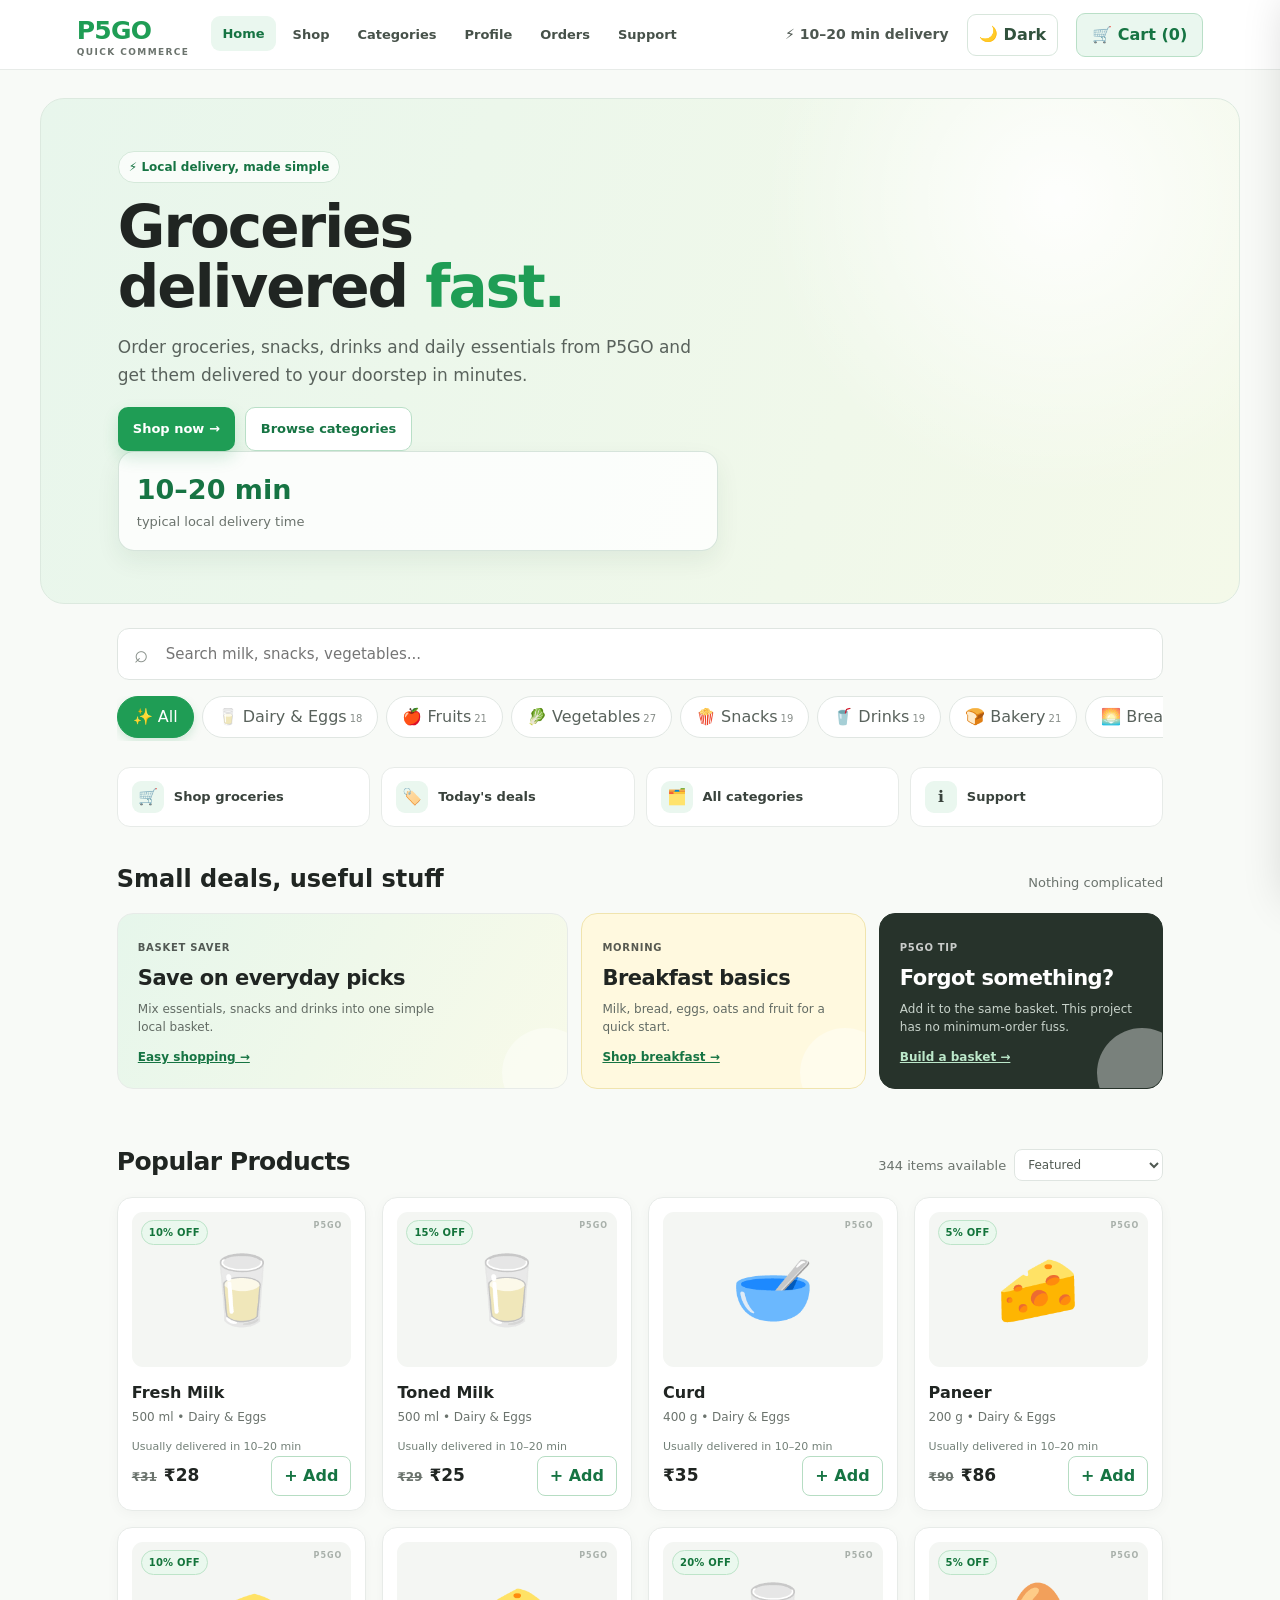
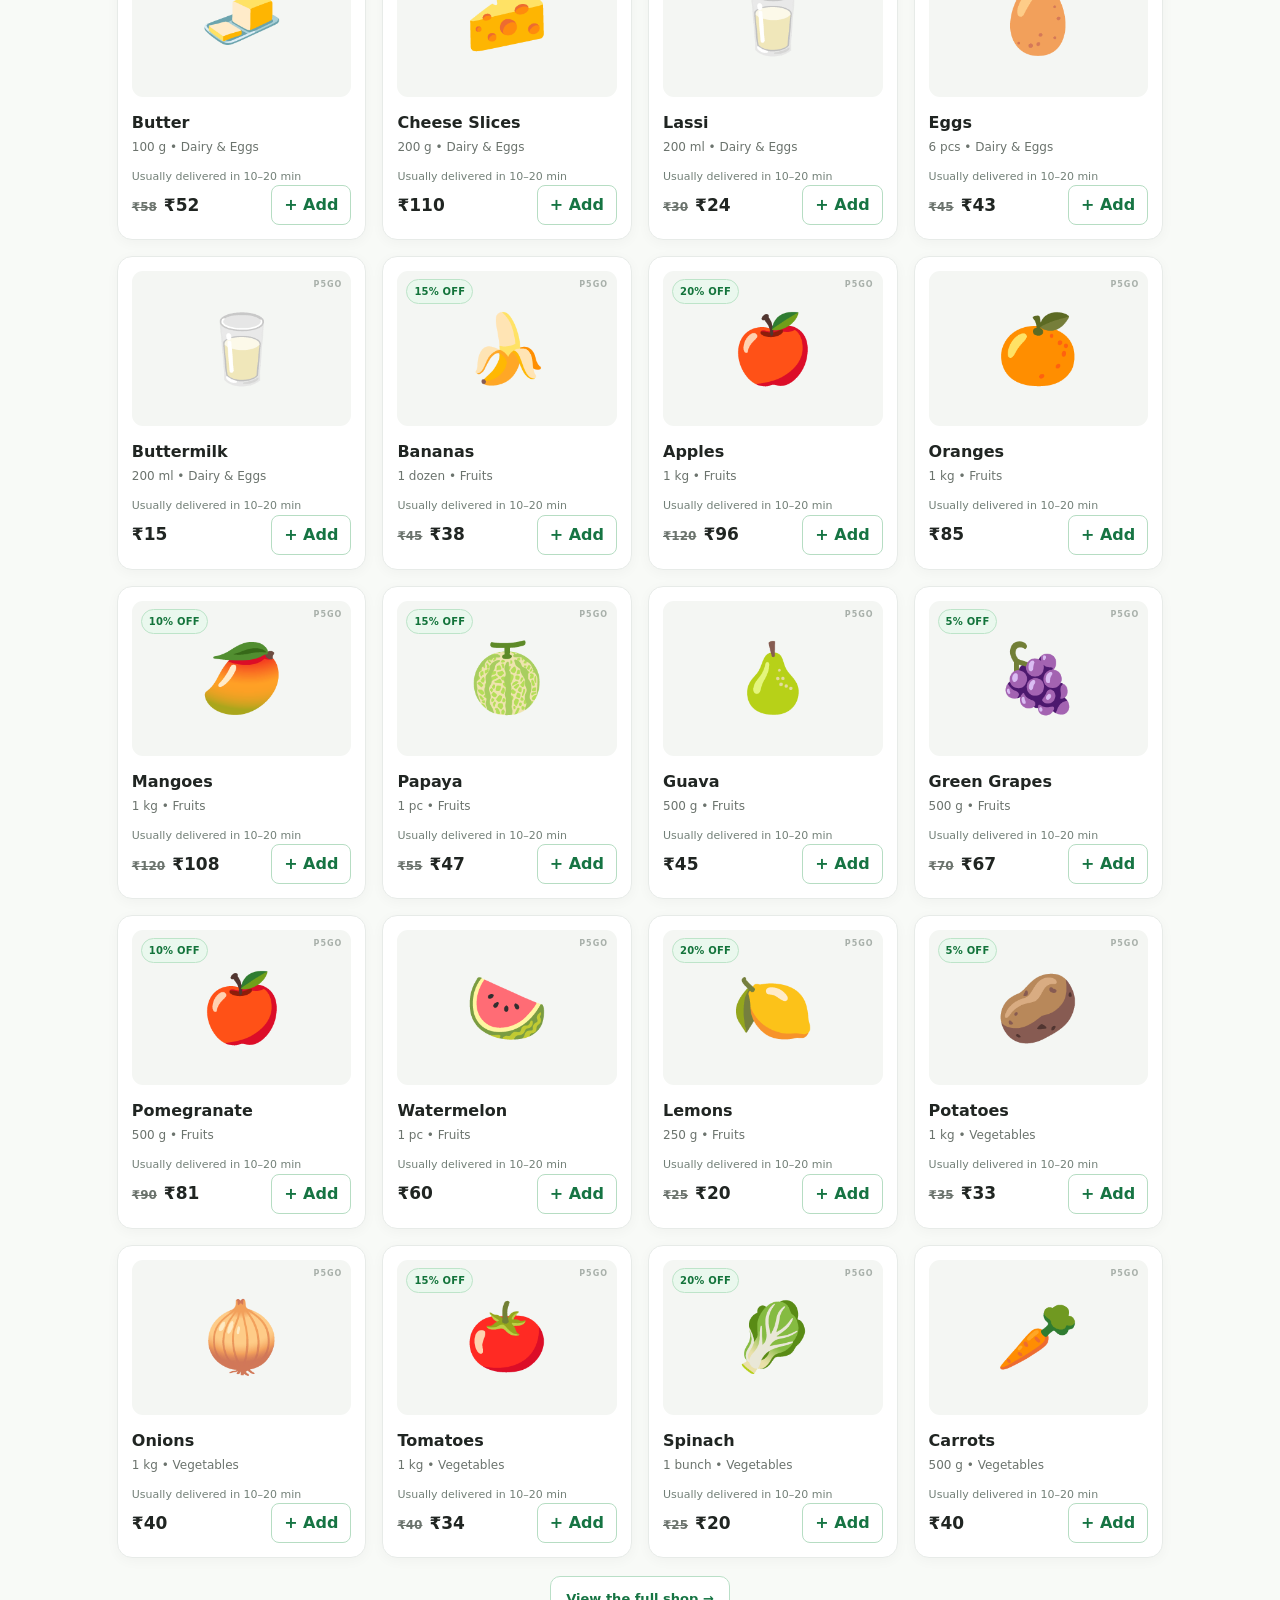
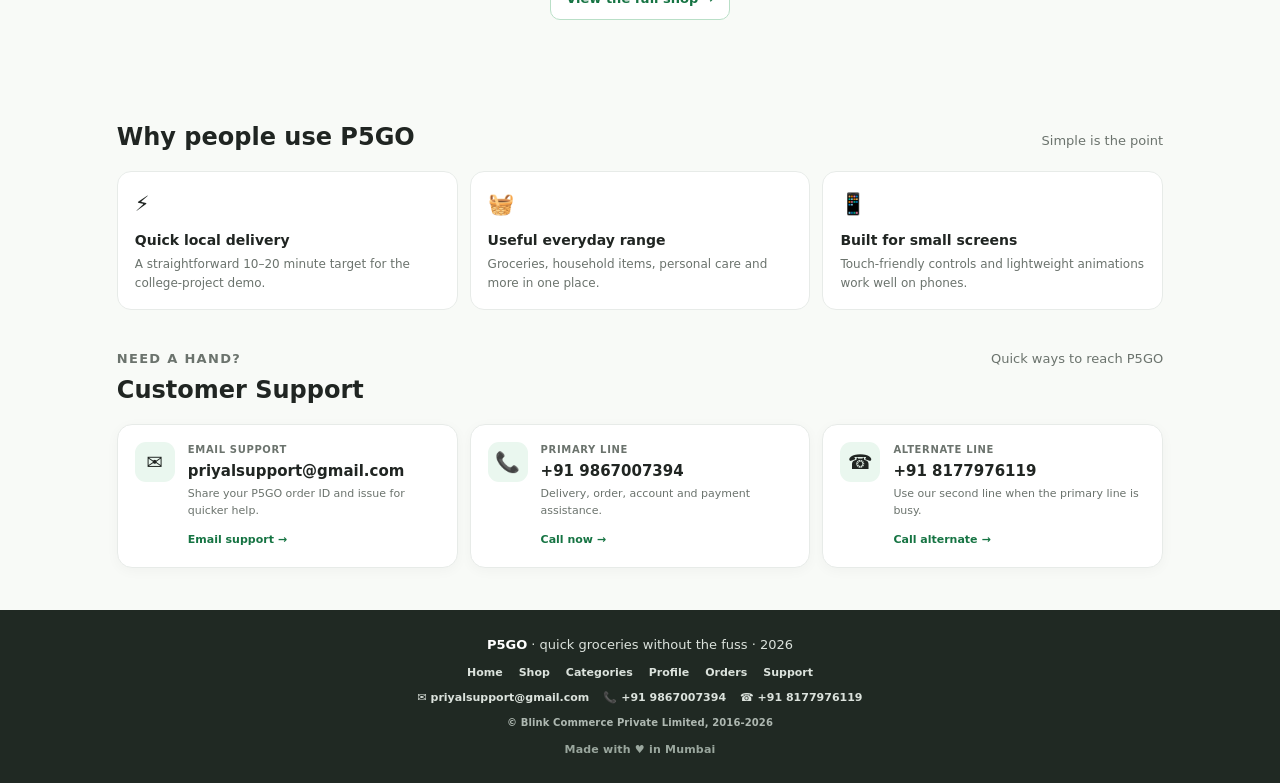
<file: index.html>
<!DOCTYPE html>

<html lang="en"><head><meta charset="utf-8"/><meta content="width=device-width, initial-scale=1.0, viewport-fit=cover" name="viewport"/><title>P5GO - Quick Commerce</title><link href="style.css" rel="stylesheet"/></head><body><header>
<a aria-label="P5GO home" class="header-brand" href="index.html">
<span class="logo">P5GO<small>QUICK COMMERCE</small></span>
</a>
<button aria-controls="mainNav" aria-label="Open navigation" class="nav-toggle" onclick="toggleNav()">☰</button>
<nav aria-label="Primary navigation" class="main-nav" id="mainNav">
<a class="active" href="index.html">Home</a><a class="" href="shop.html">Shop</a><a class="" href="categories.html">Categories</a><a class="" href="profile.html">Profile</a><a class="" href="orders.html">Orders</a><a class="" href="support.html">Support</a>
</nav>
<div class="header-right">
<span class="delivery-note">⚡ 10–20 min delivery</span>
<button aria-label="Toggle dark mode" class="theme-btn" id="themeToggle" onclick="toggleTheme()" title="Toggle dark mode"><span id="themeIcon">🌙</span><span class="theme-label">Dark</span></button>
<button class="cart-btn" onclick="toggleCart()">🛒 Cart (<span id="cartCount">0</span>)</button>
</div>
</header>
<main>
<section class="hero reveal">
<div class="hero-text">
<div class="eyebrow">⚡ Local delivery, made simple</div>
<h1>Groceries delivered <span>fast.</span></h1>
<p>Order groceries, snacks, drinks and daily essentials from P5GO and get them delivered to your doorstep in minutes.</p>
<div class="hero-actions"><a class="primary-link" href="shop.html">Shop now →</a><a class="outline-link" href="categories.html">Browse categories</a></div>
<div class="hero-stats"><strong>10–20 min</strong><span>typical local delivery time</span></div>
</div>
</section>
<section class="search-area reveal"><div class="search-wrap"><input id="searchInput" onkeyup="filterProducts()" placeholder="Search milk, snacks, vegetables..." type="text"/></div></section>
<section aria-label="Shop by category" class="category-wrap reveal"><div class="category-scroll" data-category-tabs=""></div></section>
<section aria-label="Store shortcuts" class="quick-links reveal">
<a class="quick-link" href="shop.html"><span class="ql-icon">🛒</span>Shop groceries</a>
<a class="quick-link" href="#deals"><span class="ql-icon">🏷️</span>Today's deals</a>
<a class="quick-link" href="categories.html"><span class="ql-icon">🗂️</span>All categories</a>
<a class="quick-link" href="support.html"><span class="ql-icon">ℹ️</span>Support</a>
</section>
<section class="deals-section reveal" id="deals">
<div class="section-heading"><h2>Small deals, useful stuff</h2><span>Nothing complicated</span></div>
<div class="deals-grid">
<article class="deal-card main-deal"><span class="deal-tag">Basket saver</span><h3>Save on everyday picks</h3><p>Mix essentials, snacks and drinks into one simple local basket.</p><a class="deal-action" href="shop.html">Easy shopping →</a></article>
<article class="deal-card soft-deal"><span class="deal-tag">Morning</span><h3>Breakfast basics</h3><p>Milk, bread, eggs, oats and fruit for a quick start.</p><a class="deal-action" href="shop.html?category=Breakfast">Shop breakfast →</a></article>
<article class="deal-card dark-deal"><span class="deal-tag">P5GO tip</span><h3>Forgot something?</h3><p>Add it to the same basket. This project has no minimum-order fuss.</p><a class="deal-action" href="shop.html">Build a basket →</a></article>
</div>
</section>
<section class="products-section reveal" id="products">
<div class="section-heading"><h2>Popular Products</h2><div class="section-tools"><span id="resultCount"></span><select class="sort-select" id="sortSelect" onchange="sortProducts()"><option value="default">Featured</option><option value="low">Price: Low to High</option><option value="high">Price: High to Low</option><option value="name">Name: A to Z</option></select></div></div>
<div class="products" data-home-limit="24" id="productContainer"></div>
<div style="text-align:center;margin-top:18px"><a class="outline-link" href="shop.html">View the full shop →</a></div>
</section>
<section class="why-section reveal" id="why-p5go">
<div class="section-heading"><h2>Why people use P5GO</h2><span>Simple is the point</span></div>
<div class="why-grid">
<article class="why-card"><div class="why-icon">⚡</div><h3>Quick local delivery</h3><p>A straightforward 10–20 minute target for the college-project demo.</p></article>
<article class="why-card"><div class="why-icon">🧺</div><h3>Useful everyday range</h3><p>Groceries, household items, personal care and more in one place.</p></article>
<article class="why-card"><div class="why-icon">📱</div><h3>Built for small screens</h3><p>Touch-friendly controls and lightweight animations work well on phones.</p></article>
</div>
</section>
<section class="support-section reveal" id="support">
<div class="section-heading"><div><span class="support-kicker">NEED A HAND?</span><h2>Customer Support</h2></div><span>Quick ways to reach P5GO</span></div>
<div class="support-grid">
<article class="support-card"><div class="support-icon">✉️</div><div class="support-copy"><span class="support-label">Email support</span><h3>priyalsupport@gmail.com</h3><p>Share your P5GO order ID and issue for quicker help.</p><a class="support-action" href="mailto:priyalsupport@gmail.com?subject=P5GO%20Support%20Request">Email support →</a></div></article>
<article class="support-card"><div class="support-icon">📞</div><div class="support-copy"><span class="support-label">Primary line</span><h3>+91 9867007394</h3><p>Delivery, order, account and payment assistance.</p><a class="support-action" href="tel:+919867007394">Call now →</a></div></article>
<article class="support-card"><div class="support-icon">☎️</div><div class="support-copy"><span class="support-label">Alternate line</span><h3>+91 8177976119</h3><p>Use our second line when the primary line is busy.</p><a class="support-action" href="tel:+918177976119">Call alternate →</a></div></article>
</div>
</section>
</main>
<footer id="footer">
<p><strong>P5GO</strong> · quick groceries without the fuss · <span id="currentYear">2026</span></p>
<div class="footer-nav"><a href="index.html">Home</a><a href="shop.html">Shop</a><a href="categories.html">Categories</a><a href="profile.html">Profile</a><a href="orders.html">Orders</a><a href="support.html">Support</a></div>
<div class="footer-support"><a href="mailto:priyalsupport@gmail.com">✉ priyalsupport@gmail.com</a><a href="tel:+919867007394">📞 +91 9867007394</a><a href="tel:+918177976119">☎ +91 8177976119</a></div>
<div class="footer-legal">© Blink Commerce Private Limited, 2016-2026</div>
<div class="made-with-love">Made with ♥ in Mumbai</div>
</footer><div id="globalUi"></div><button aria-label="Back to top" class="top-btn" id="topBtn" onclick="scrollTop()">↑</button><script src="script.js"></script></body></html>
</file>
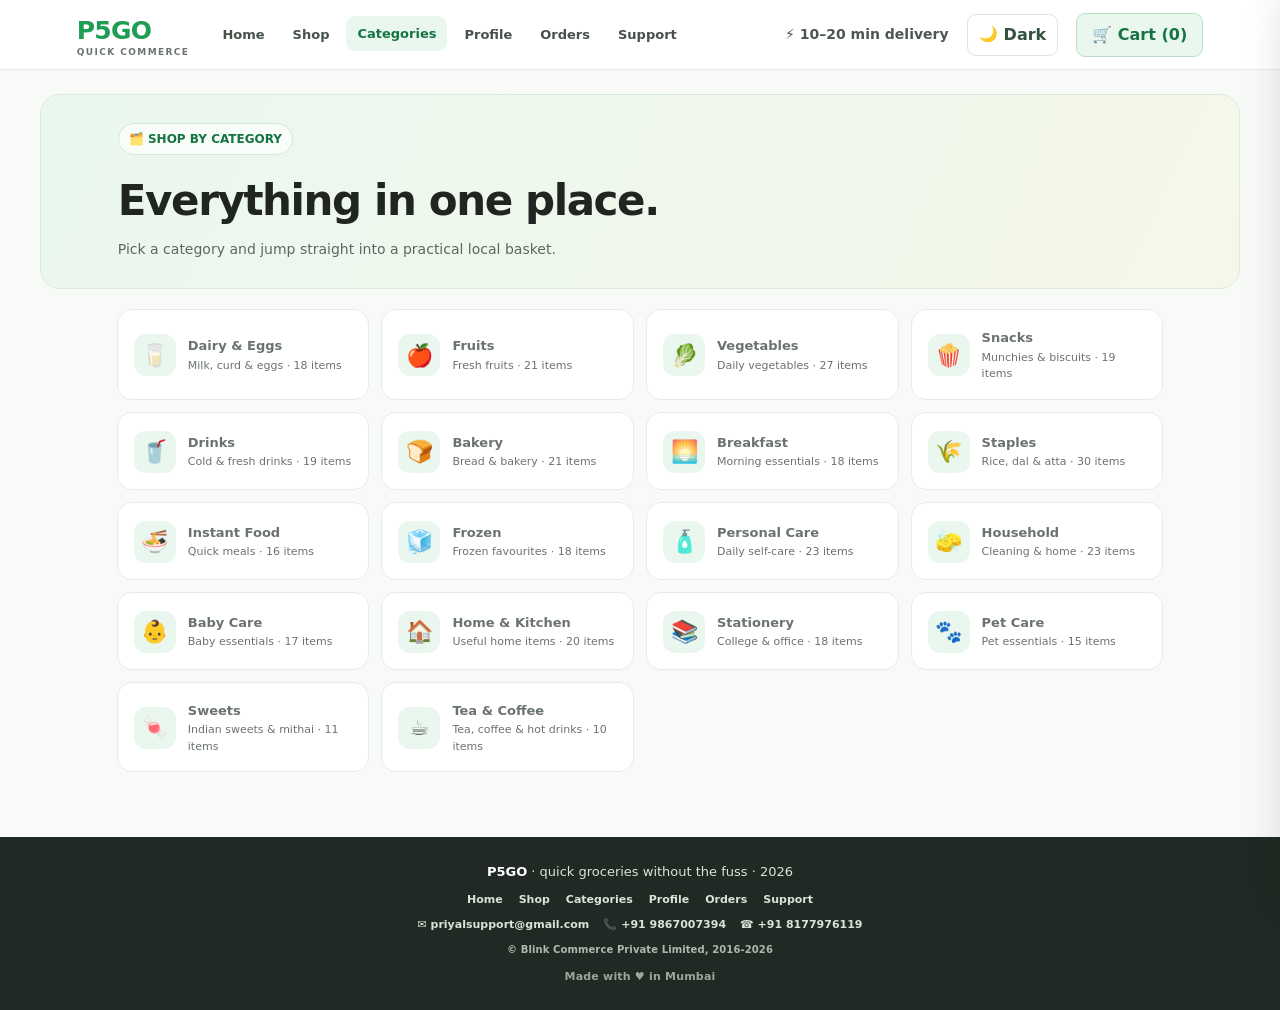
<file: categories.html>
<!DOCTYPE html>
<html lang="en"><head><meta charset="utf-8"/><meta content="width=device-width, initial-scale=1.0, viewport-fit=cover" name="viewport"/><title>P5GO - Categories</title><link href="style.css" rel="stylesheet"/></head><body><header>
<a aria-label="P5GO home" class="header-brand" href="index.html">
<span class="logo">P5GO<small>QUICK COMMERCE</small></span>
</a>
<button aria-controls="mainNav" aria-label="Open navigation" class="nav-toggle" onclick="toggleNav()">☰</button>
<nav aria-label="Primary navigation" class="main-nav" id="mainNav">
<a class="" href="index.html">Home</a><a class="" href="shop.html">Shop</a><a class="active" href="categories.html">Categories</a><a class="" href="profile.html">Profile</a><a class="" href="orders.html">Orders</a><a class="" href="support.html">Support</a>
</nav>
<div class="header-right">
<span class="delivery-note">⚡ 10–20 min delivery</span>
<button aria-label="Toggle dark mode" class="theme-btn" id="themeToggle" onclick="toggleTheme()" title="Toggle dark mode"><span id="themeIcon">🌙</span><span class="theme-label">Dark</span></button>
<button class="cart-btn" onclick="toggleCart()">🛒 Cart (<span id="cartCount">0</span>)</button>
</div>
</header>
<main class="site-section">
<section class="shop-hero reveal"><div class="eyebrow">🗂️ SHOP BY CATEGORY</div><h1>Everything in one place.</h1><p>Pick a category and jump straight into a practical local basket.</p></section>
<section class="products-section"><div class="category-page-grid stagger" id="categoryGrid"></div></section>
</main>
<footer id="footer">
<p><strong>P5GO</strong> · quick groceries without the fuss · <span id="currentYear">2026</span></p>
<div class="footer-nav"><a href="index.html">Home</a><a href="shop.html">Shop</a><a href="categories.html">Categories</a><a href="profile.html">Profile</a><a href="orders.html">Orders</a><a href="support.html">Support</a></div>
<div class="footer-support"><a href="mailto:priyalsupport@gmail.com">✉ priyalsupport@gmail.com</a><a href="tel:+919867007394">📞 +91 9867007394</a><a href="tel:+918177976119">☎ +91 8177976119</a></div>
<div class="footer-legal">© Blink Commerce Private Limited, 2016-2026</div>
<div class="made-with-love">Made with ♥ in Mumbai</div>
</footer><div id="globalUi"></div><button aria-label="Back to top" class="top-btn" id="topBtn" onclick="scrollTop()">↑</button><script src="script.js"></script></body></html>
</file>
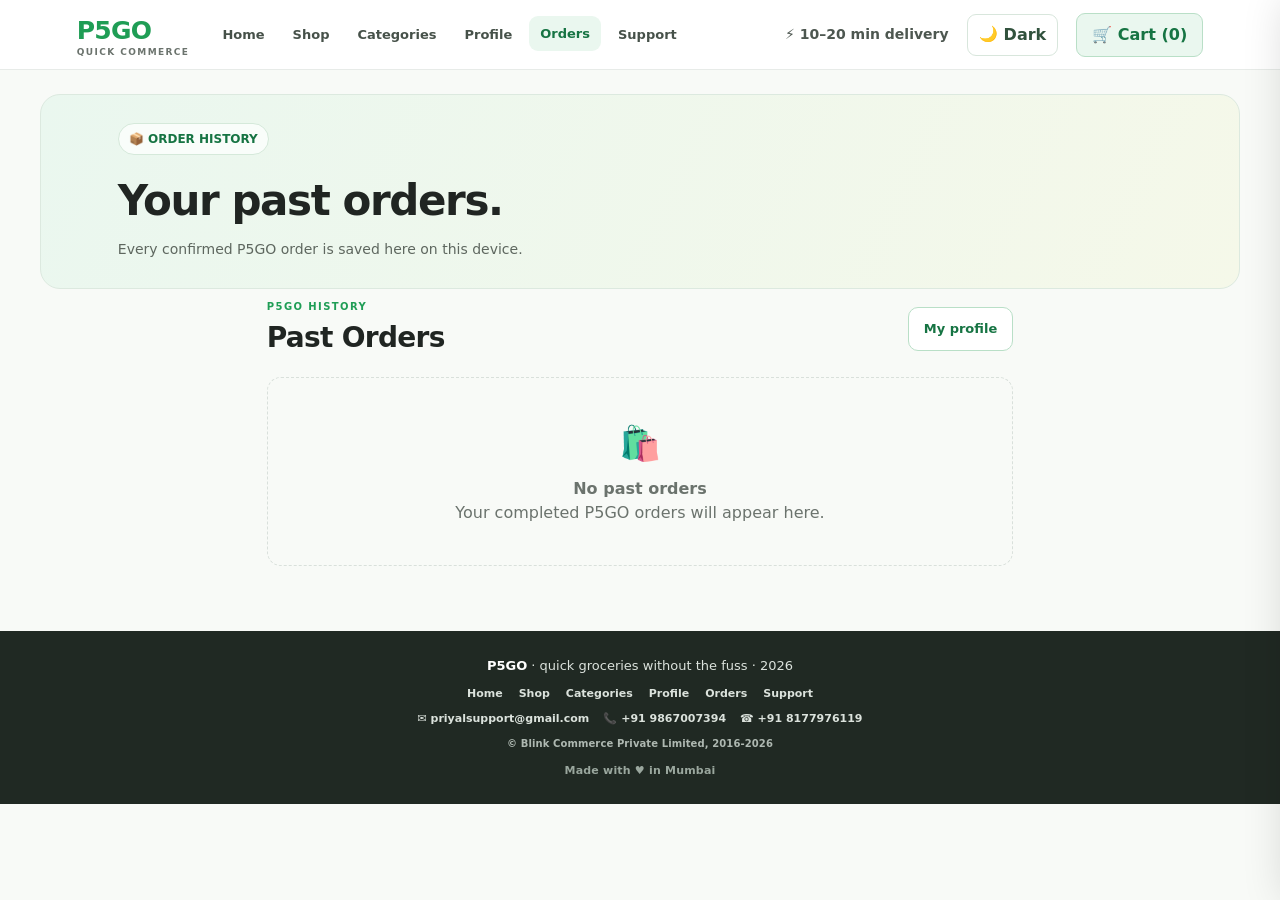
<file: orders.html>
<!DOCTYPE html>
<html lang="en">
<head>
  <meta charset="UTF-8" />
  <meta name="viewport" content="width=device-width, initial-scale=1.0, viewport-fit=cover" />
  <meta name="theme-color" content="#1f9d55" />
  <title>P5GO - Orders</title>
  <link rel="stylesheet" href="style.css" />
</head>
<body>
<header>
  <a class="header-brand" href="index.html" aria-label="P5GO home">
    <span class="logo">P5GO<small>QUICK COMMERCE</small></span>
  </a>
  <button class="nav-toggle" onclick="toggleNav()" aria-label="Open navigation" aria-controls="mainNav">☰</button>
  <nav class="main-nav" id="mainNav" aria-label="Primary navigation">
    <a class="" href="index.html">Home</a><a class="" href="shop.html">Shop</a><a class="" href="categories.html">Categories</a><a class="" href="profile.html">Profile</a><a class="active" href="orders.html">Orders</a><a class="" href="support.html">Support</a>
  </nav>
  <div class="header-right">
    <span class="delivery-note">⚡ 10–20 min delivery</span>
    <button class="theme-btn" id="themeToggle" onclick="toggleTheme()" aria-label="Toggle dark mode" title="Toggle dark mode"><span id="themeIcon">🌙</span><span class="theme-label">Dark</span></button>
    <button class="cart-btn" onclick="toggleCart()">🛒 Cart (<span id="cartCount">0</span>)</button>
  </div>
</header>
<main class="site-section">
  <section class="shop-hero reveal">
    <div class="eyebrow">📦 ORDER HISTORY</div>
    <h1>Your past orders.</h1>
    <p>Every confirmed P5GO order is saved here on this device.</p>
  </section>
  <section class="orders-page-section reveal">
    <div class="orders-page-heading">
      <div><span class="profile-kicker">P5GO HISTORY</span><h2>Past Orders</h2></div>
      <a class="outline-link" href="profile.html">My profile</a>
    </div>
    <div id="pastOrdersList" class="orders-page-list"></div>
  </section>
</main>
<footer id="footer">
  <p><strong>P5GO</strong> · quick groceries without the fuss · <span id="currentYear">2026</span></p>
  <div class="footer-nav"><a href="index.html">Home</a><a href="shop.html">Shop</a><a href="categories.html">Categories</a><a href="profile.html">Profile</a><a href="orders.html">Orders</a><a href="support.html">Support</a></div>
  <div class="footer-support"><a href="mailto:priyalsupport@gmail.com">✉ priyalsupport@gmail.com</a><a href="tel:+919867007394">📞 +91 9867007394</a><a href="tel:+918177976119">☎ +91 8177976119</a></div>
<div class="footer-legal">© Blink Commerce Private Limited, 2016-2026</div>
<div class="made-with-love">Made with ♥ in Mumbai</div>
</footer>
<div id="globalUi"></div><button id="topBtn" class="top-btn" onclick="scrollTop()" aria-label="Back to top">↑</button><script src="script.js"></script>
</body>
</html>
</file>
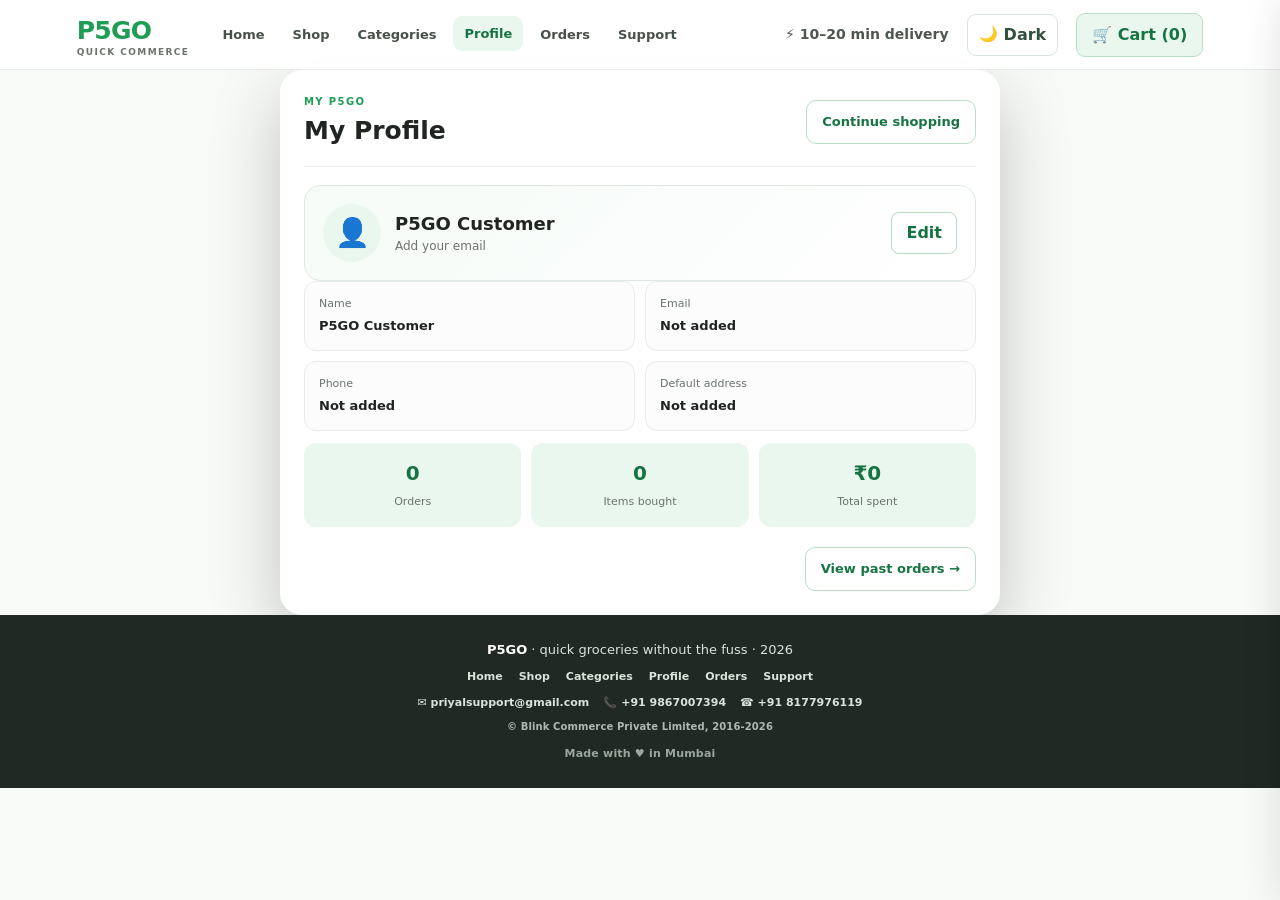
<file: profile.html>
<!DOCTYPE html>
<html lang="en">
<head>
  <meta charset="UTF-8" />
  <meta name="viewport" content="width=device-width, initial-scale=1.0, viewport-fit=cover" />
  <meta name="theme-color" content="#1f9d55" />
  <title>P5GO - Profile</title>
  <link rel="stylesheet" href="style.css" />
</head>
<body>
<header>
  <a class="header-brand" href="index.html" aria-label="P5GO home">
    <span class="logo">P5GO<small>QUICK COMMERCE</small></span>
  </a>
  <button class="nav-toggle" onclick="toggleNav()" aria-label="Open navigation" aria-controls="mainNav">☰</button>
  <nav class="main-nav" id="mainNav" aria-label="Primary navigation">
    <a class="" href="index.html">Home</a><a class="" href="shop.html">Shop</a><a class="" href="categories.html">Categories</a><a class="active" href="profile.html">Profile</a><a class="" href="orders.html">Orders</a><a class="" href="support.html">Support</a>
  </nav>
  <div class="header-right">
    <span class="delivery-note">⚡ 10–20 min delivery</span>
    <button class="theme-btn" id="themeToggle" onclick="toggleTheme()" aria-label="Toggle dark mode" title="Toggle dark mode"><span id="themeIcon">🌙</span><span class="theme-label">Dark</span></button>
    <button class="cart-btn" onclick="toggleCart()">🛒 Cart (<span id="cartCount">0</span>)</button>
  </div>
</header>
<main class="site-section">
  <div class="profile-page-wrap reveal">
    <section class="profile-panel profile-page-card">
      <div class="profile-topbar">
        <div><span class="profile-kicker">MY P5GO</span><h2>My Profile</h2></div>
        <a class="outline-link" href="shop.html">Continue shopping</a>
      </div>
      <div class="profile-card">
        <div class="large-avatar" id="profileAvatar">👤</div>
        <div class="profile-heading">
          <h3 id="profileDisplayName">P5GO Customer</h3>
          <p id="profileDisplayEmail">Add your email</p>
        </div>
        <button class="edit-profile-btn" onclick="editProfile()">Edit</button>
      </div>
      <div class="account-grid">
        <div class="account-info"><span>Name</span><strong id="accountName">P5GO Customer</strong></div>
        <div class="account-info"><span>Email</span><strong id="accountEmail">Not added</strong></div>
        <div class="account-info"><span>Phone</span><strong id="accountPhone">Not added</strong></div>
        <div class="account-info"><span>Default address</span><strong id="accountAddress">Not added</strong></div>
      </div>
      <div class="profile-stats">
        <div><strong id="orderCountStat">0</strong><span>Orders</span></div>
        <div><strong id="profileItemsStat">0</strong><span>Items bought</span></div>
        <div><strong id="profileSpendStat">₹0</strong><span>Total spent</span></div>
      </div>
      <div class="profile-page-links">
        <a class="outline-link" href="orders.html">View past orders →</a>
      </div>
    </section>
  </div>
</main>
<div class="edit-modal" id="editProfileModal" onclick="if(event.target===this)closeEditProfile()">
  <div class="edit-box">
    <div class="edit-header"><div><span class="profile-kicker">ACCOUNT</span><h3>Edit profile</h3></div><button class="close-btn" onclick="closeEditProfile()">✕</button></div>
    <form id="profileForm" onsubmit="saveProfile(event)">
      <label for="profileNameInput">Name</label><input id="profileNameInput" type="text" required>
      <label for="profileEmailInput">Email</label><input id="profileEmailInput" type="email">
      <label for="profilePhoneInput">Phone</label><input id="profilePhoneInput" type="tel" inputmode="numeric" maxlength="10">
      <label for="profileAddressInput">Address</label><textarea id="profileAddressInput" rows="3"></textarea>
      <div class="modal-actions"><button type="button" class="secondary-btn" onclick="closeEditProfile()">Cancel</button><button type="submit" class="primary-btn">Save profile</button></div>
    </form>
  </div>
</div>
<footer id="footer">
  <p><strong>P5GO</strong> · quick groceries without the fuss · <span id="currentYear">2026</span></p>
  <div class="footer-nav"><a href="index.html">Home</a><a href="shop.html">Shop</a><a href="categories.html">Categories</a><a href="profile.html">Profile</a><a href="orders.html">Orders</a><a href="support.html">Support</a></div>
  <div class="footer-support"><a href="mailto:priyalsupport@gmail.com">✉ priyalsupport@gmail.com</a><a href="tel:+919867007394">📞 +91 9867007394</a><a href="tel:+918177976119">☎ +91 8177976119</a></div>
<div class="footer-legal">© Blink Commerce Private Limited, 2016-2026</div>
<div class="made-with-love">Made with ♥ in Mumbai</div>
</footer>
<div id="globalUi"></div><button id="topBtn" class="top-btn" onclick="scrollTop()" aria-label="Back to top">↑</button><script src="script.js"></script>
</body>
</html>
</file>
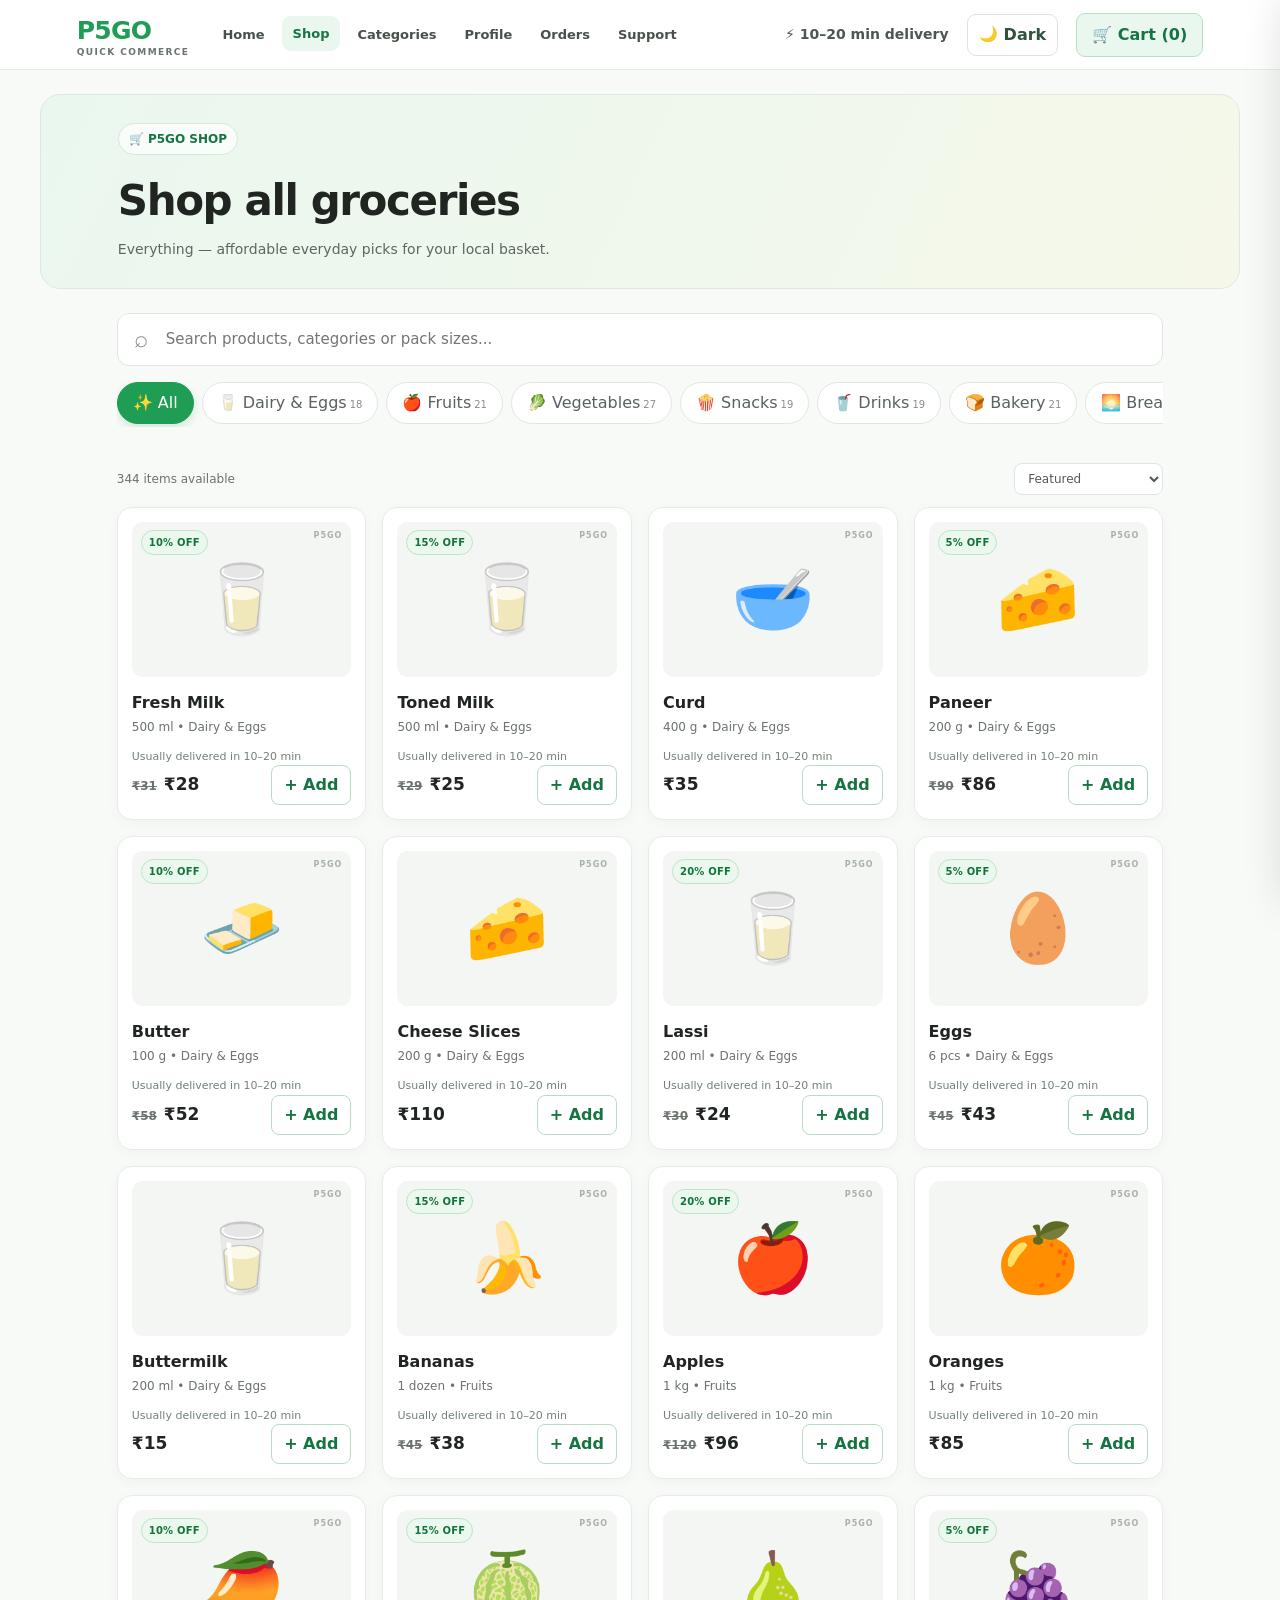
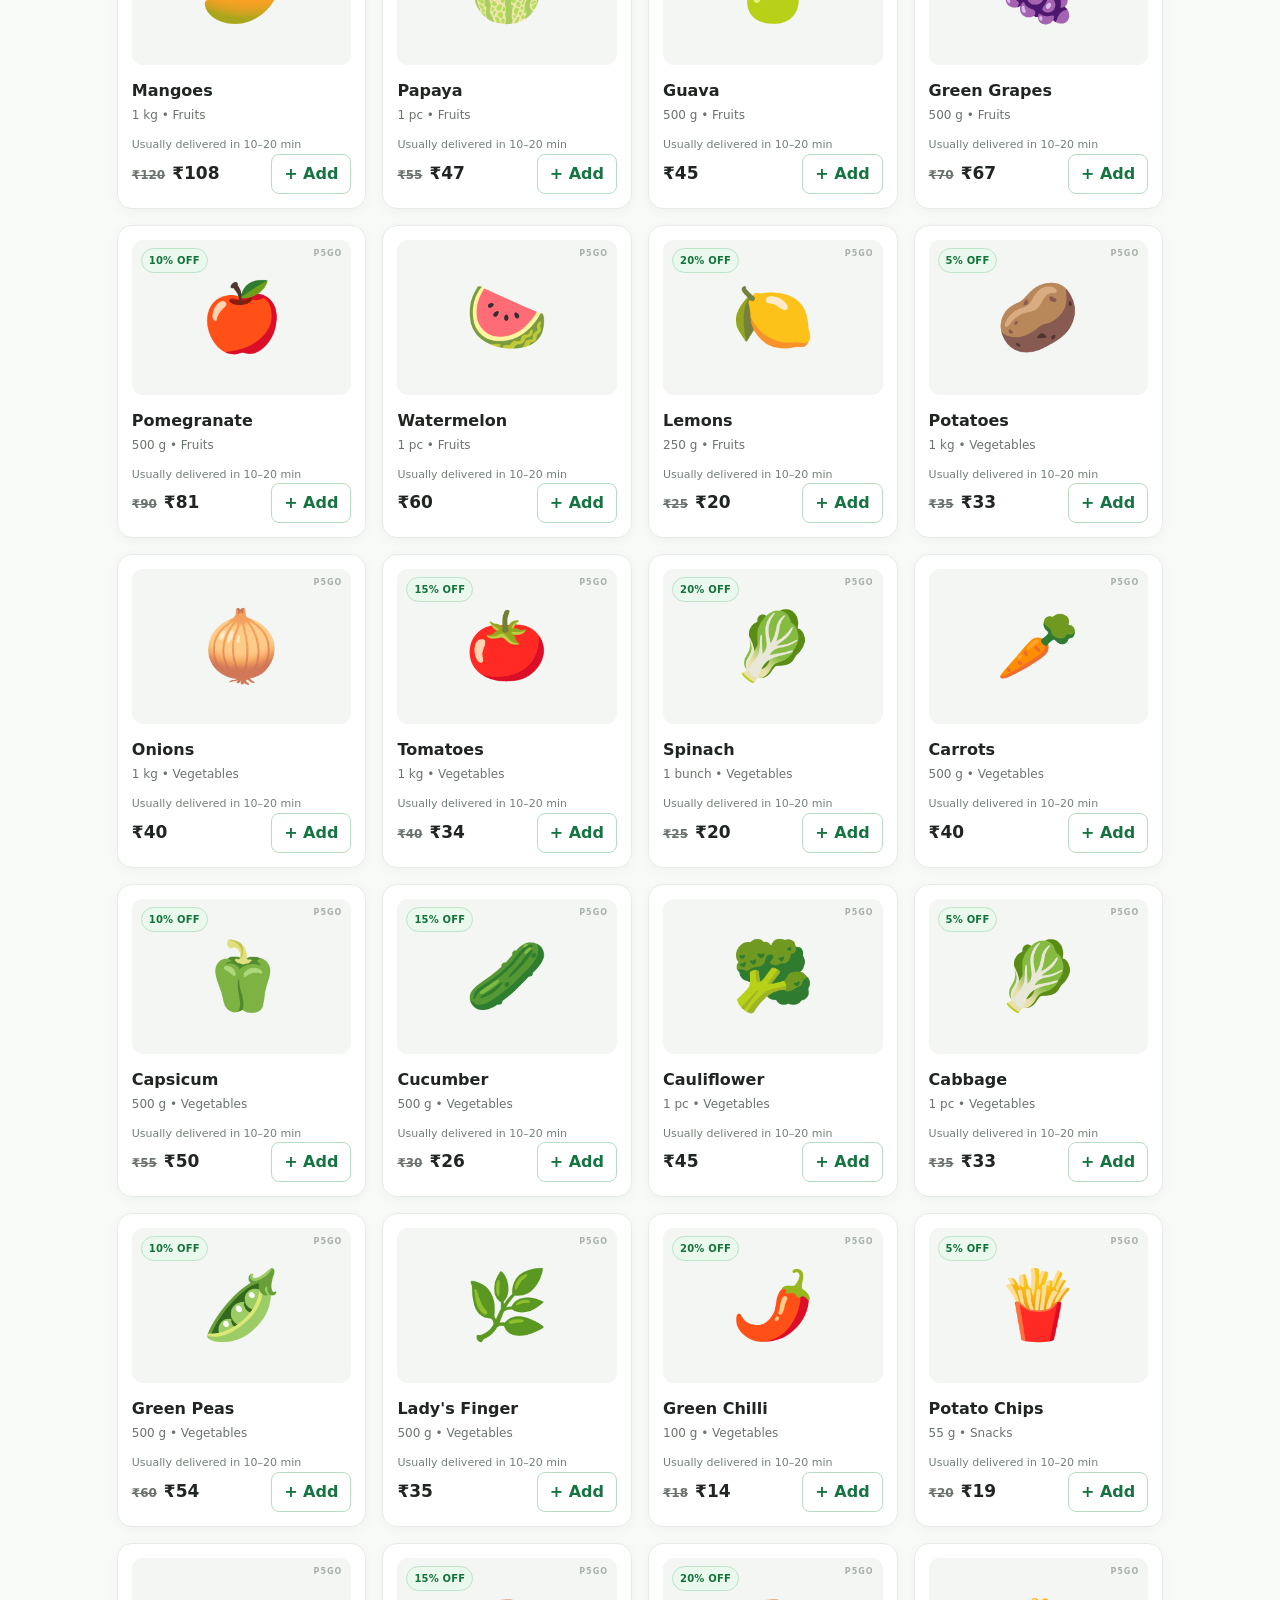
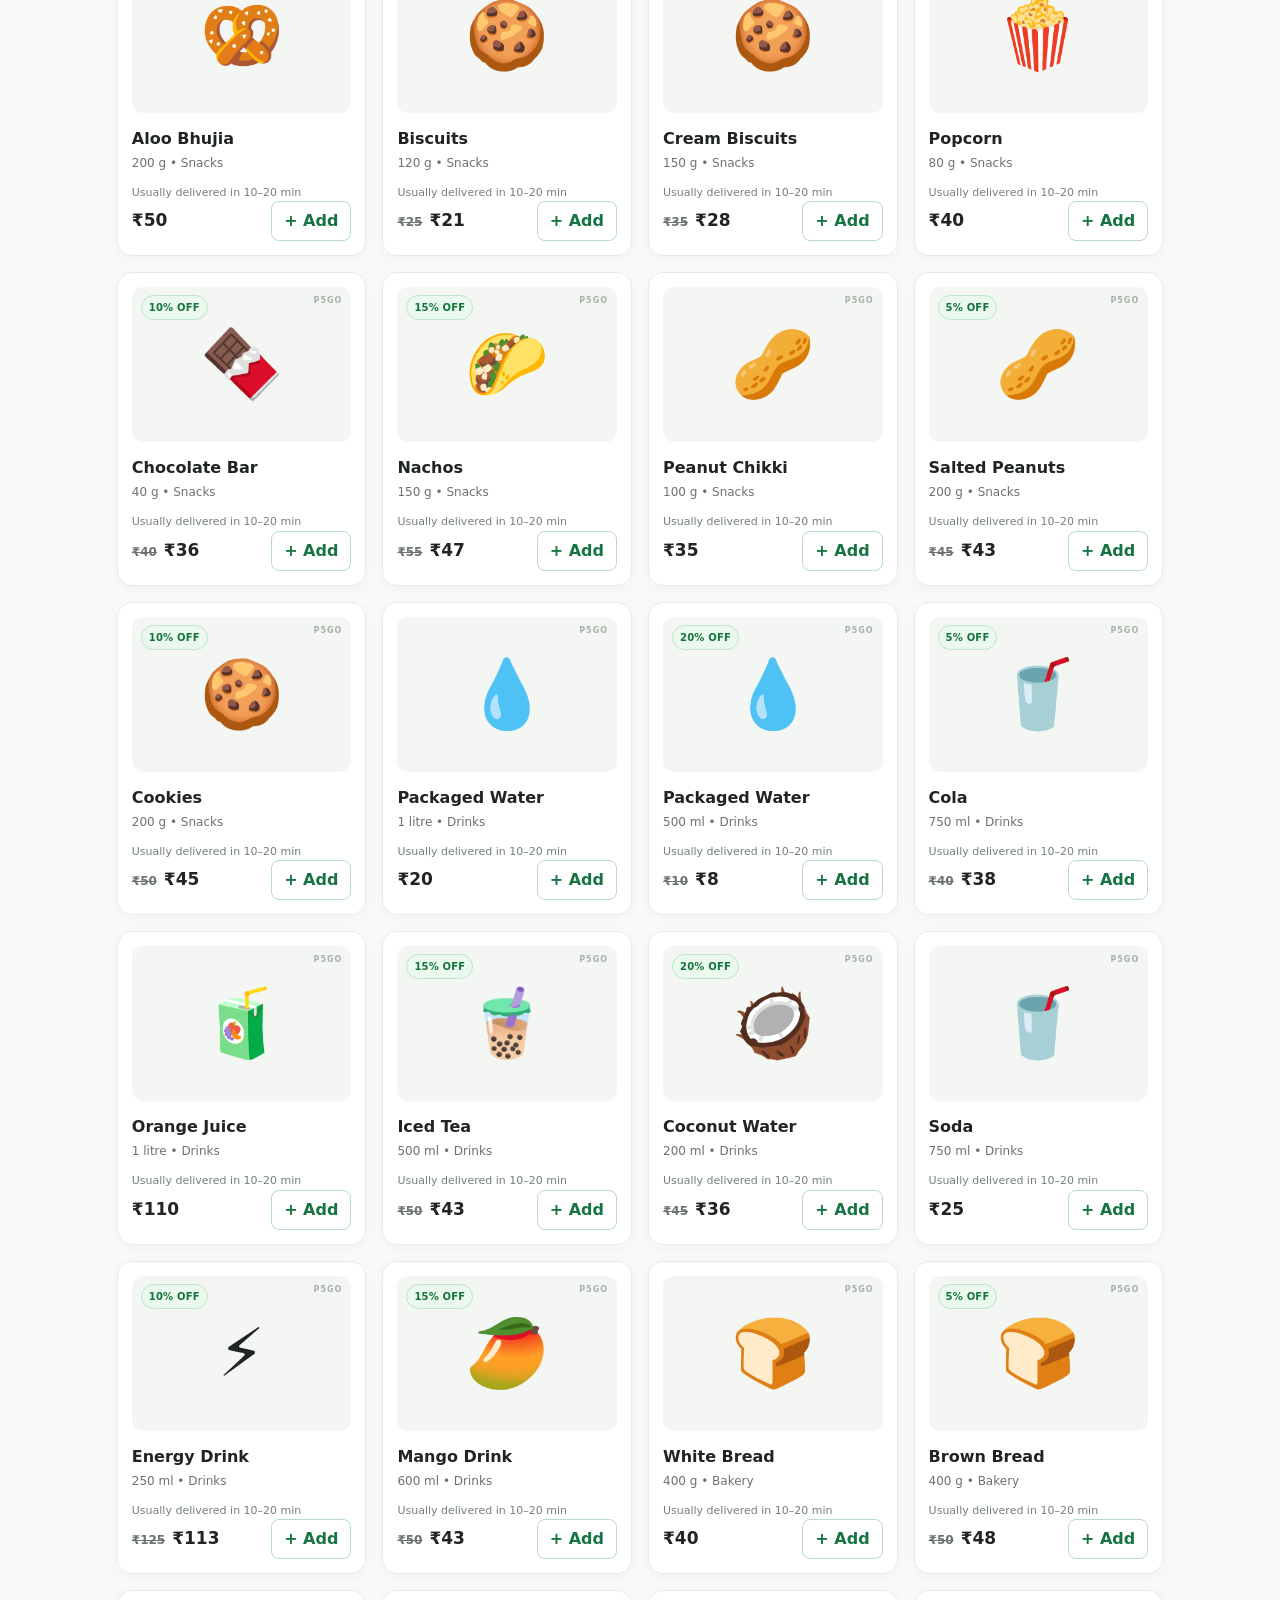
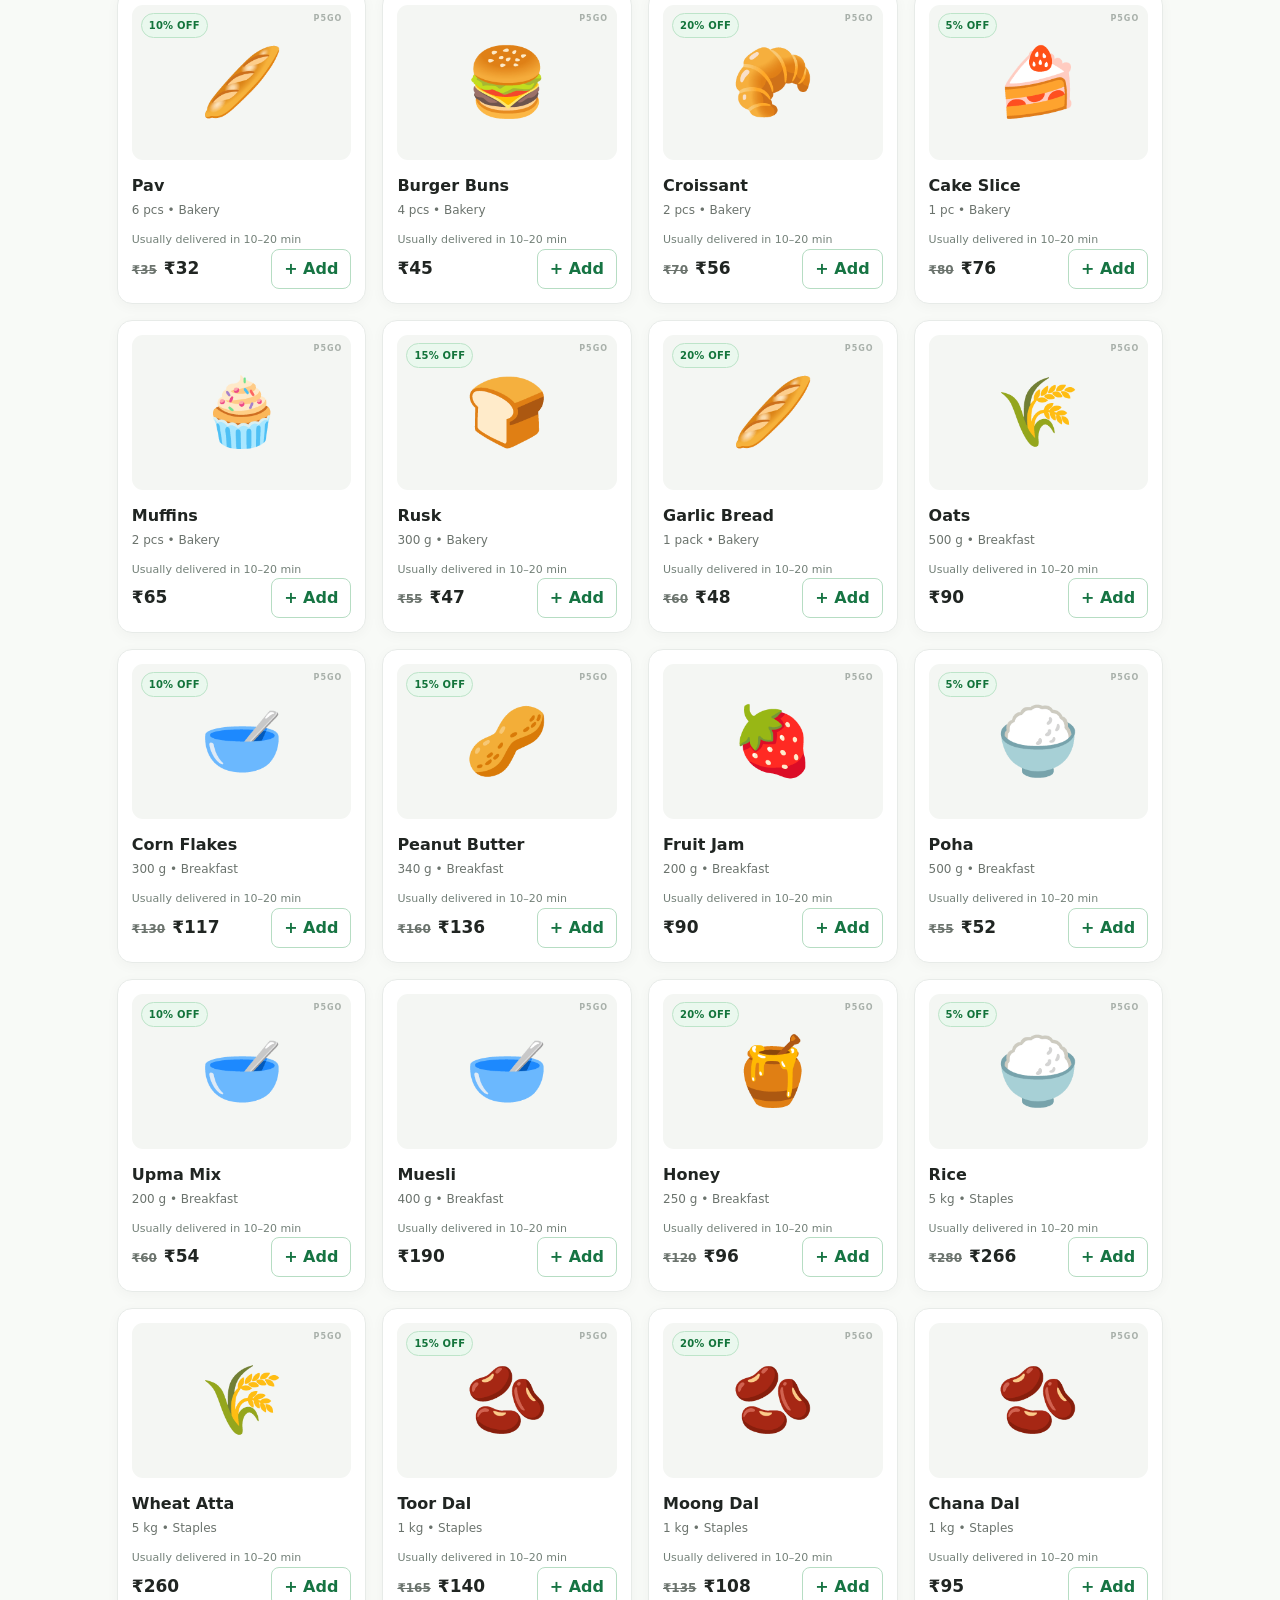
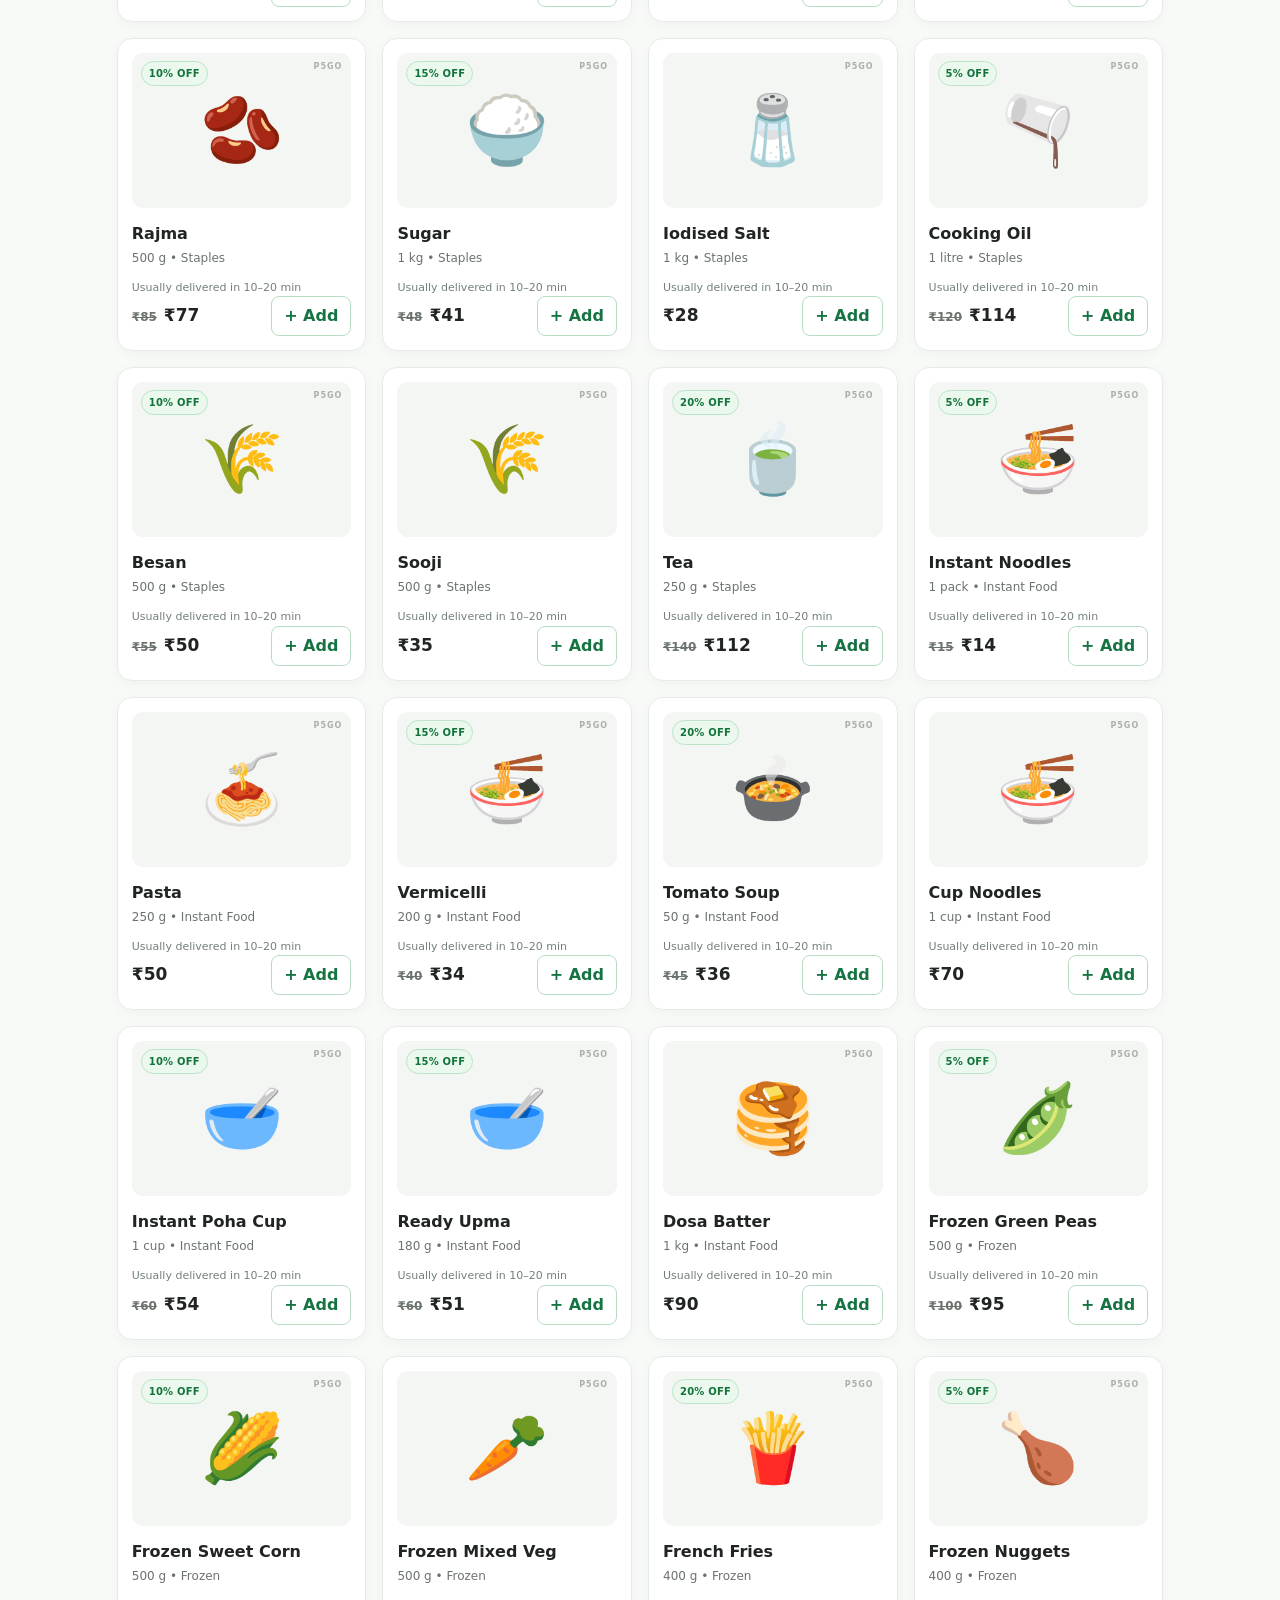
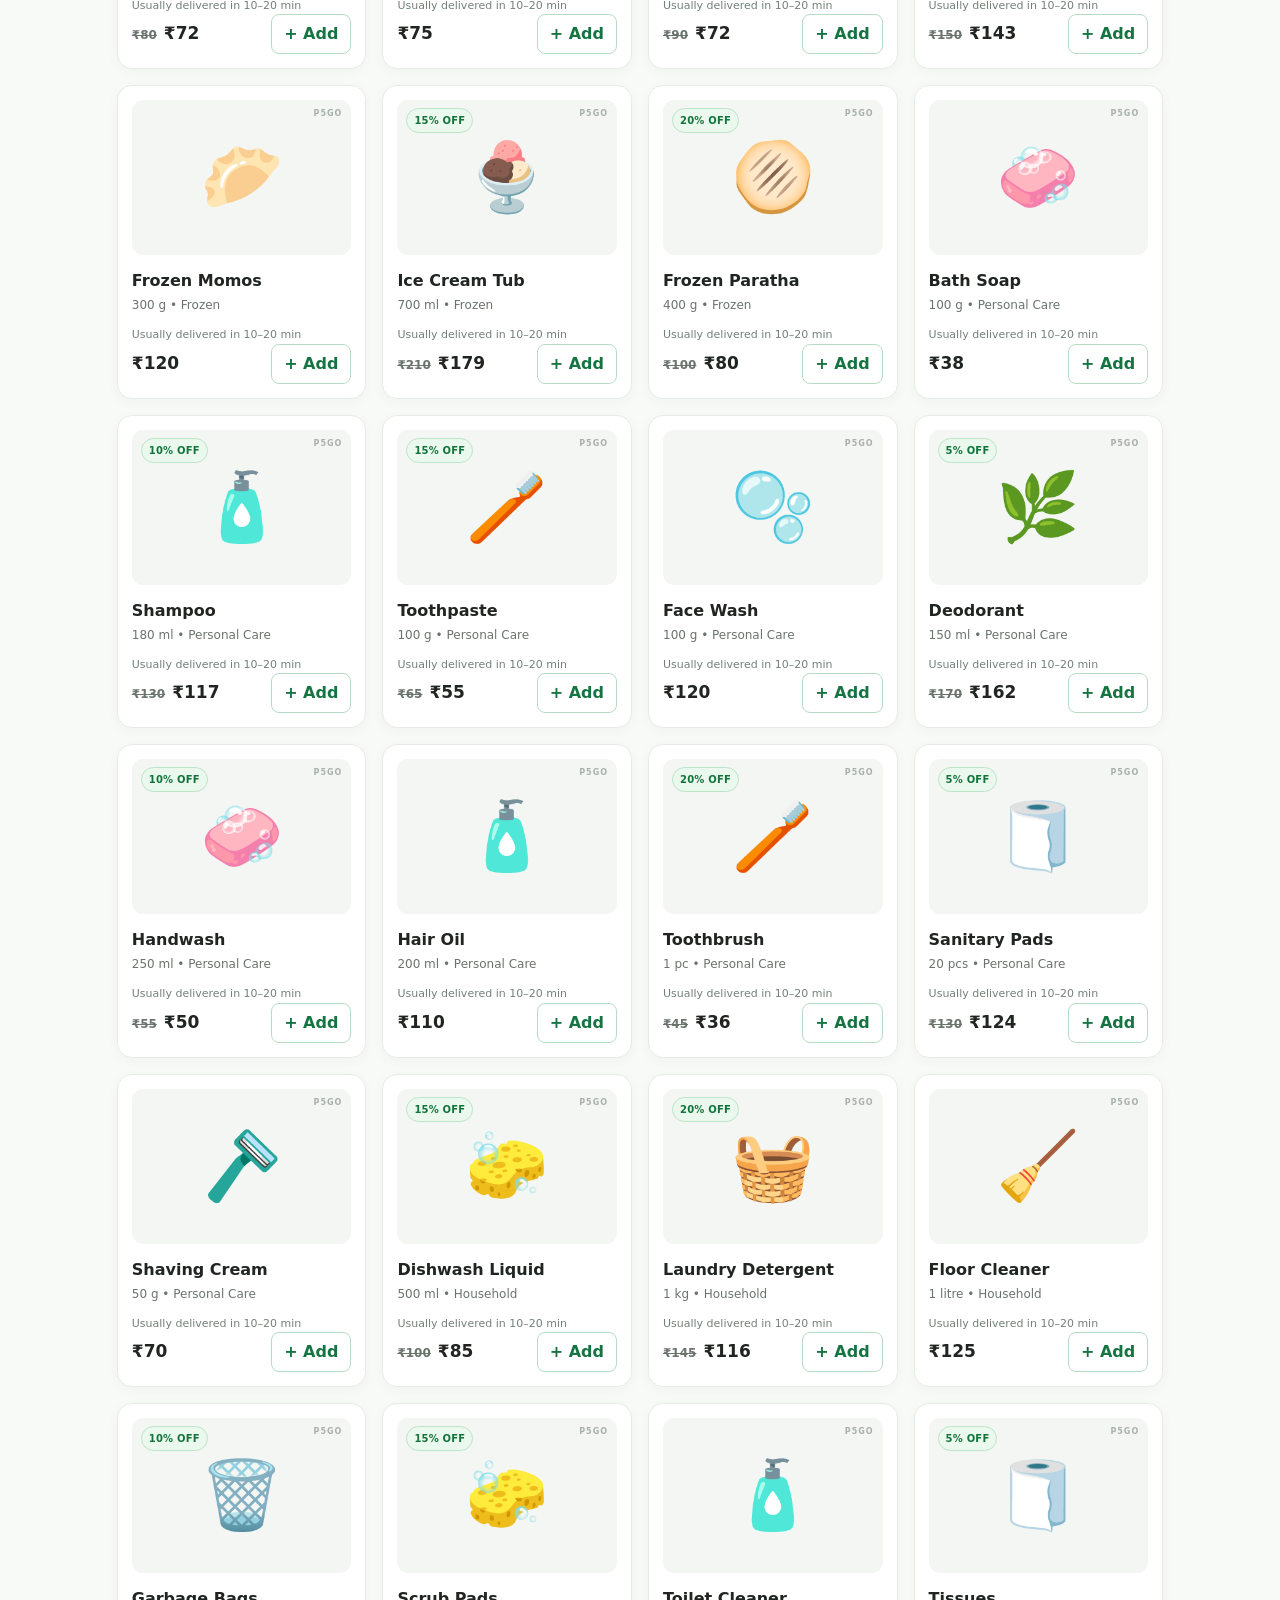
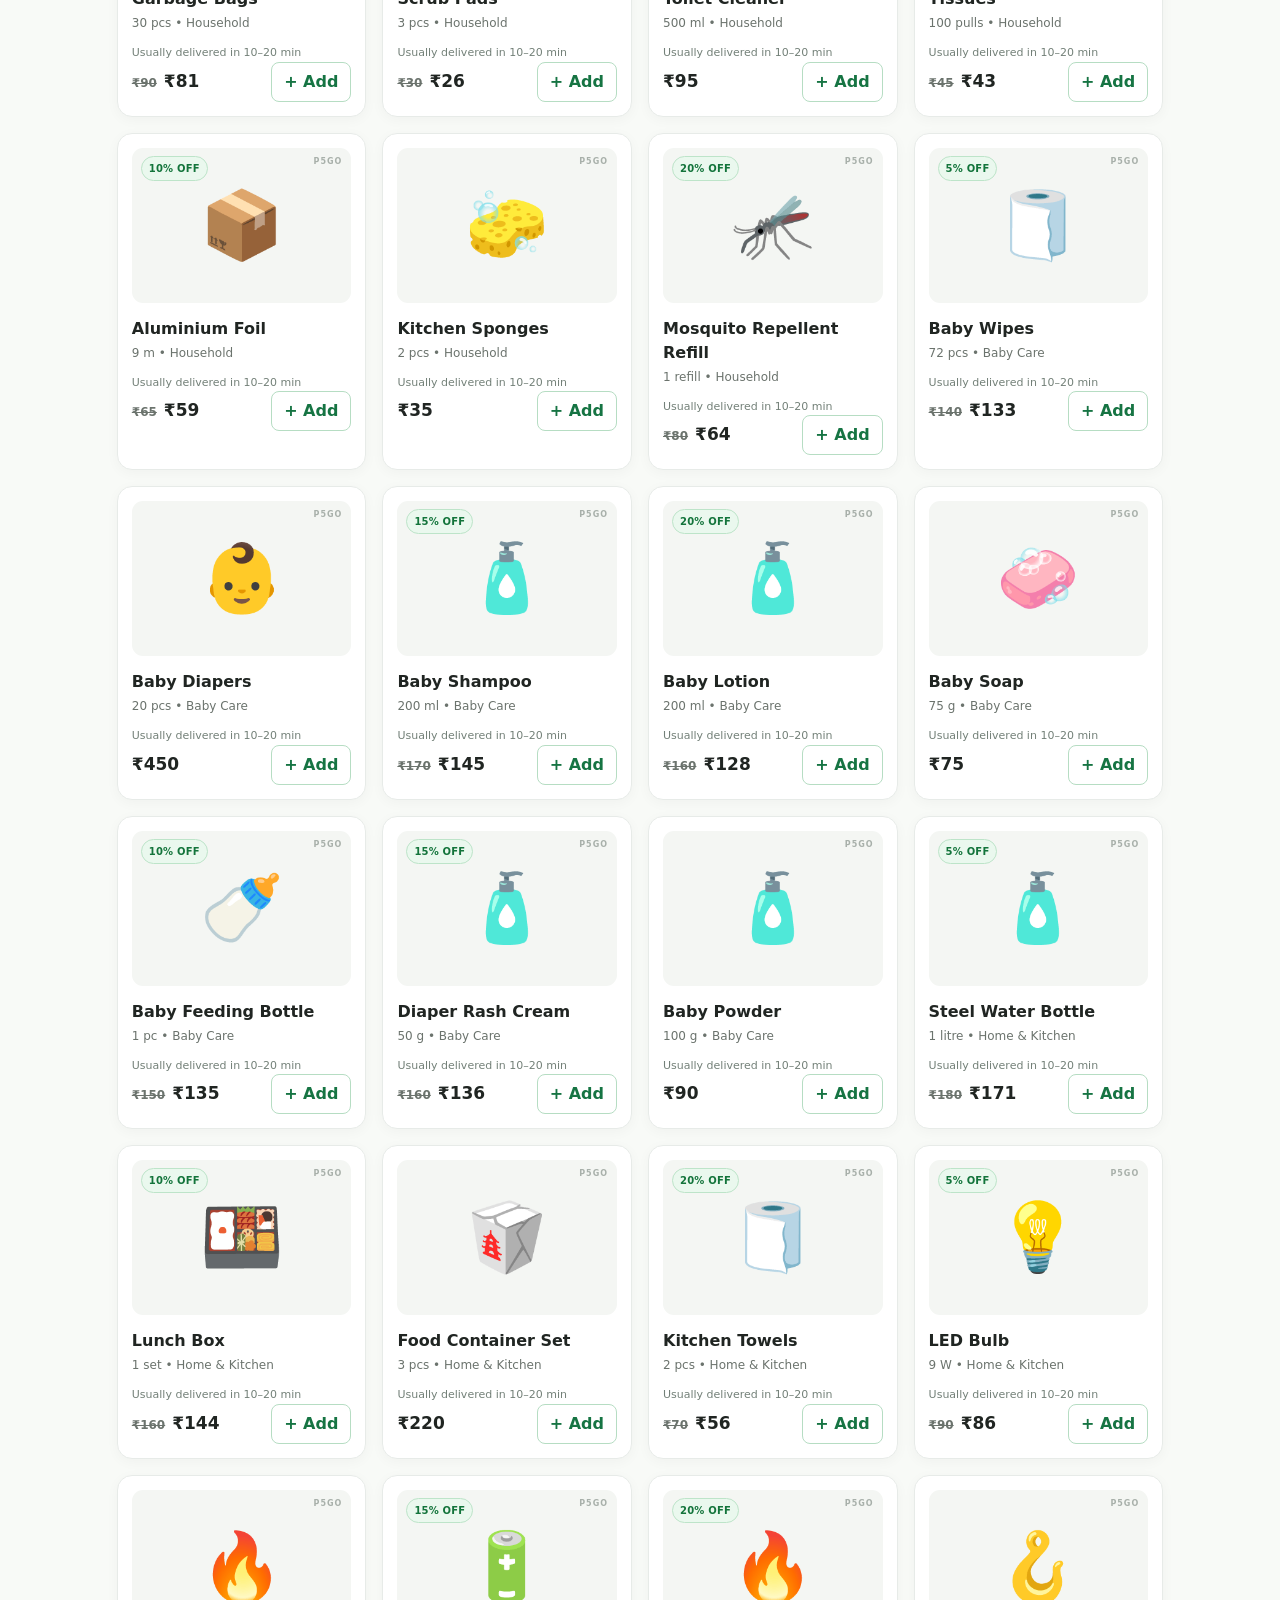
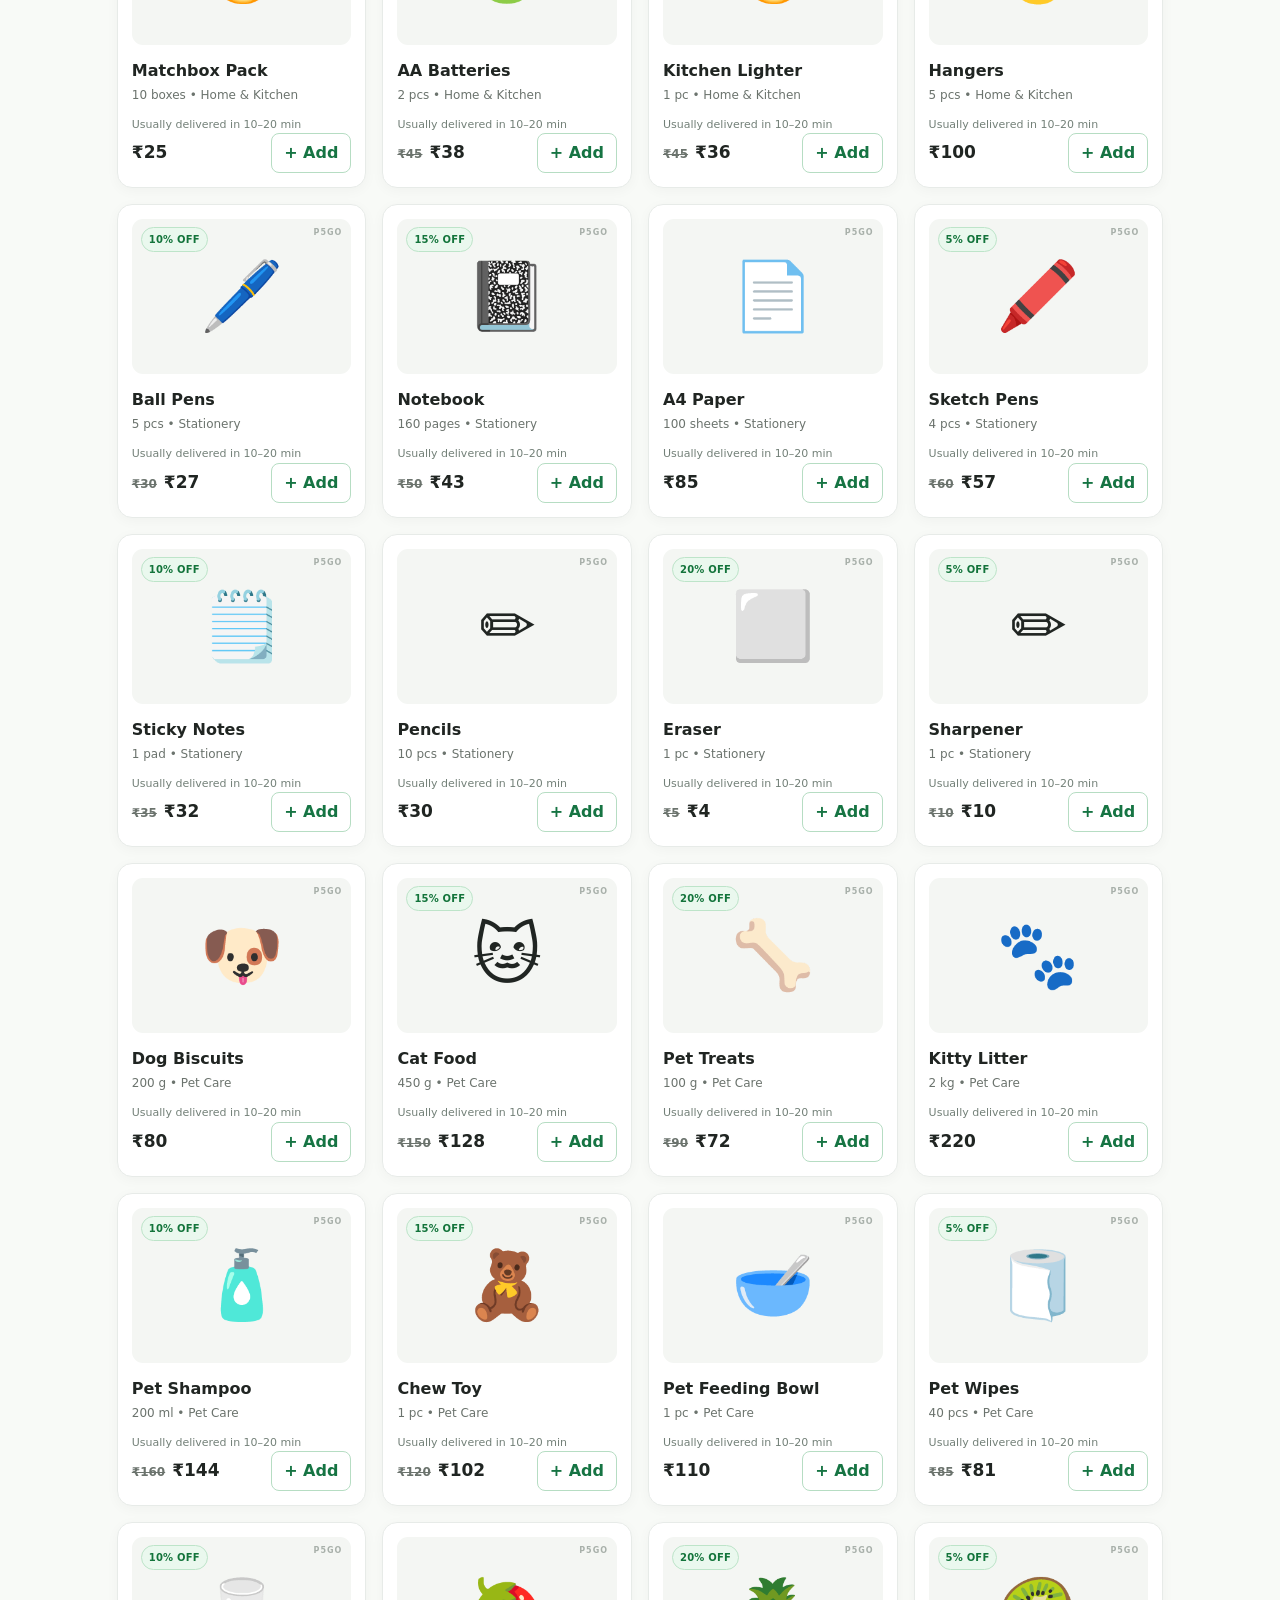
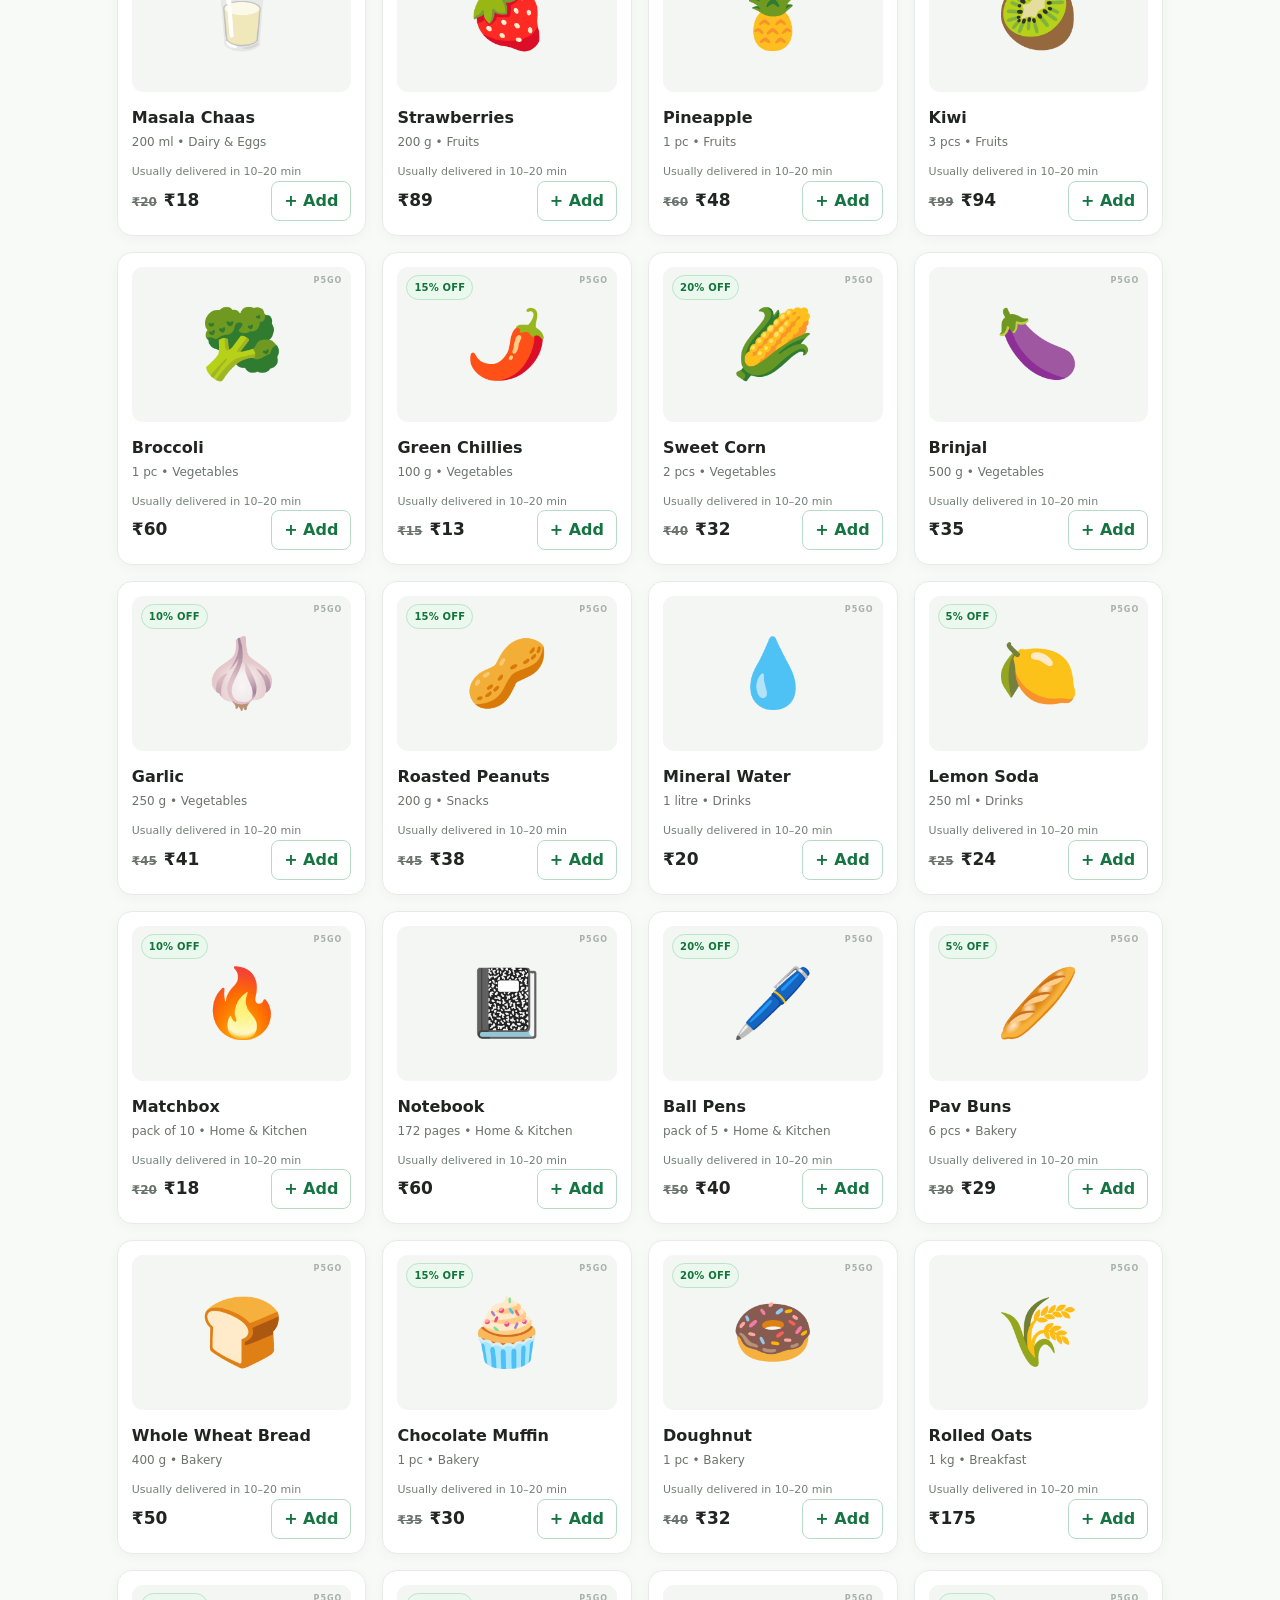
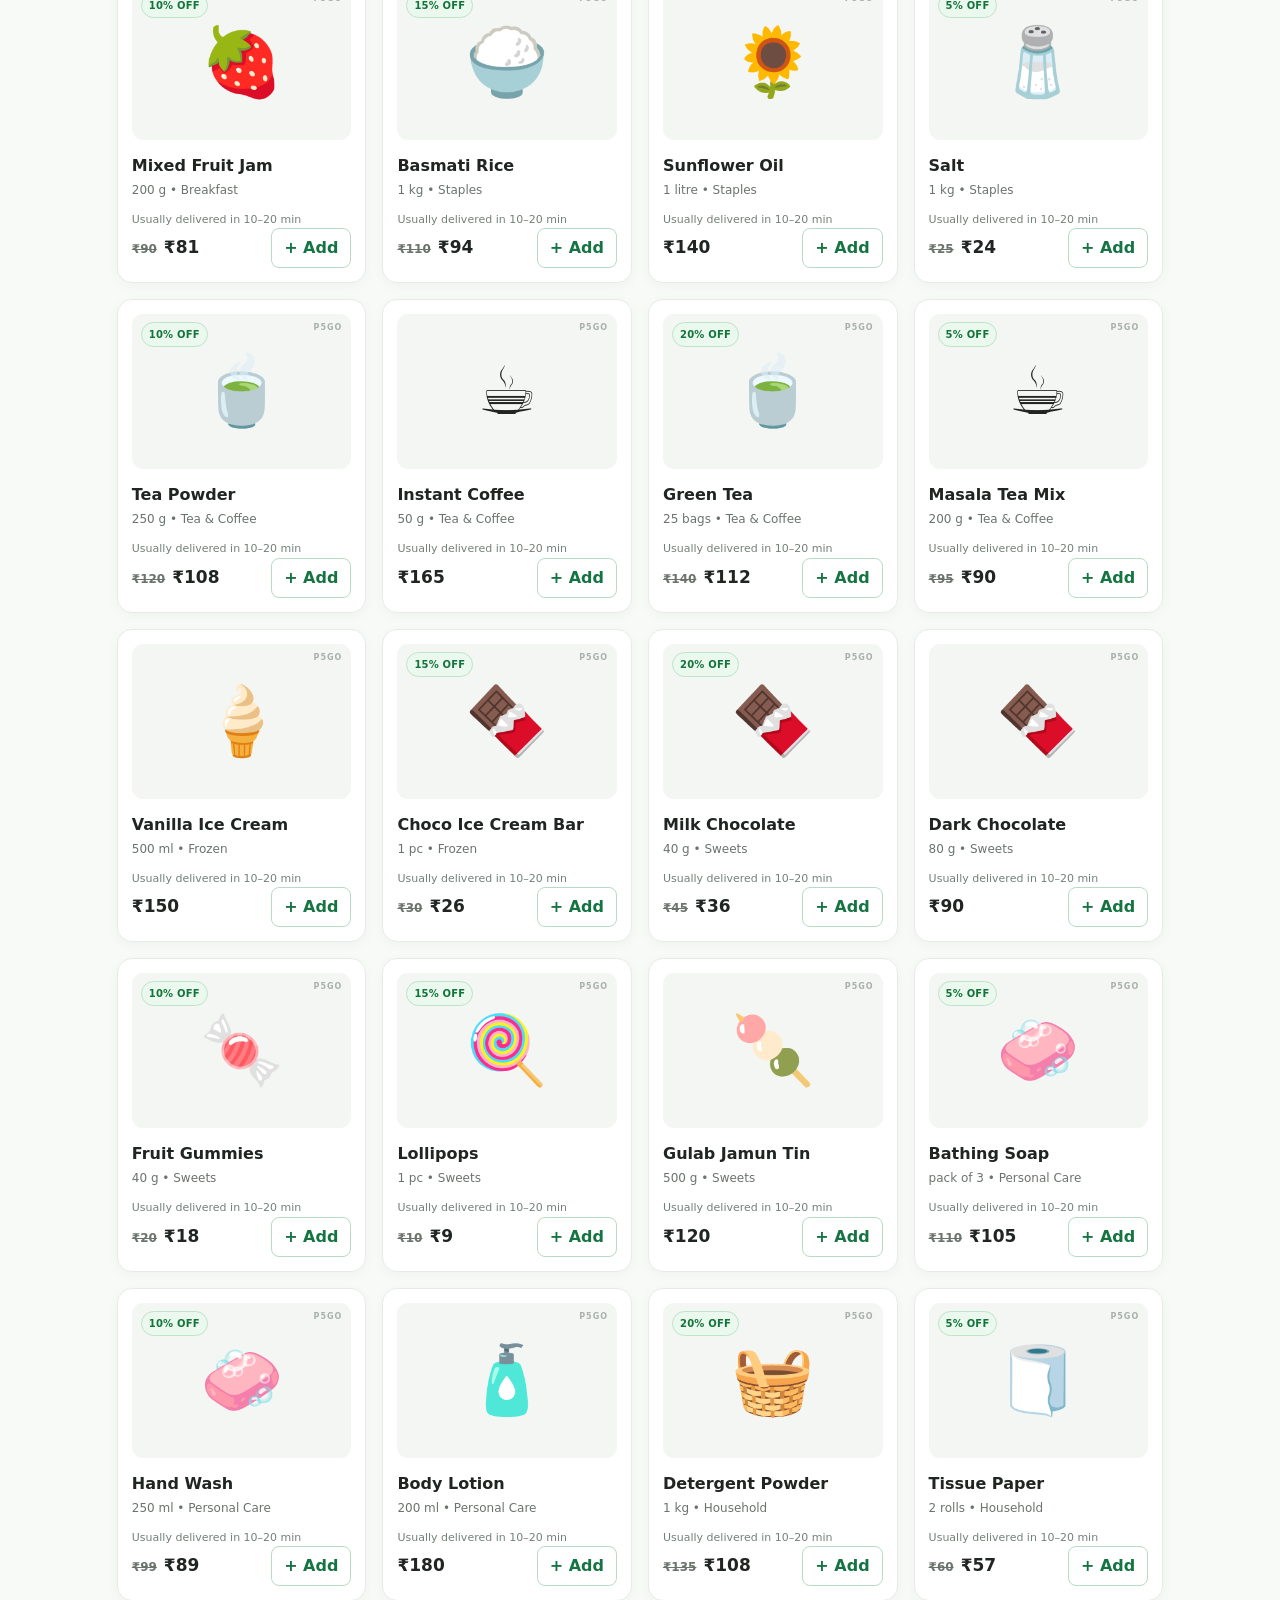
<file: shop.html>
<!DOCTYPE html>
<html lang="en"><head><meta charset="utf-8"/><meta content="width=device-width, initial-scale=1.0, viewport-fit=cover" name="viewport"/><title>P5GO - Shop</title><link href="style.css" rel="stylesheet"/></head><body><header>
<a aria-label="P5GO home" class="header-brand" href="index.html">
<span class="logo">P5GO<small>QUICK COMMERCE</small></span>
</a>
<button aria-controls="mainNav" aria-label="Open navigation" class="nav-toggle" onclick="toggleNav()">☰</button>
<nav aria-label="Primary navigation" class="main-nav" id="mainNav">
<a class="" href="index.html">Home</a><a class="active" href="shop.html">Shop</a><a class="" href="categories.html">Categories</a><a class="" href="profile.html">Profile</a><a class="" href="orders.html">Orders</a><a class="" href="support.html">Support</a>
</nav>
<div class="header-right">
<span class="delivery-note">⚡ 10–20 min delivery</span>
<button aria-label="Toggle dark mode" class="theme-btn" id="themeToggle" onclick="toggleTheme()" title="Toggle dark mode"><span id="themeIcon">🌙</span><span class="theme-label">Dark</span></button>
<button class="cart-btn" onclick="toggleCart()">🛒 Cart (<span id="cartCount">0</span>)</button>
</div>
</header>
<main>
<section class="shop-hero reveal"><div class="eyebrow">🛒 P5GO SHOP</div><h1 id="shopTitle">Shop all groceries</h1><p id="shopDescription">Everyday groceries and essentials, priced for a practical Indian basket.</p></section>
<section class="search-area reveal"><div class="search-wrap"><input id="searchInput" onkeyup="filterProducts()" placeholder="Search products, categories or pack sizes..." type="text"/></div></section>
<section class="category-wrap reveal"><div class="category-scroll" data-category-tabs=""></div></section>
<section class="shop-toolbar"><span class="result-count" id="resultCount"></span><select class="sort-select" id="sortSelect" onchange="sortProducts()"><option value="default">Featured</option><option value="low">Price: Low to High</option><option value="high">Price: High to Low</option><option value="name">Name: A to Z</option></select></section>
<section class="products-section" style="padding-top:12px"><div class="products" id="productContainer"></div></section>
</main>
<footer id="footer">
<p><strong>P5GO</strong> · quick groceries without the fuss · <span id="currentYear">2026</span></p>
<div class="footer-nav"><a href="index.html">Home</a><a href="shop.html">Shop</a><a href="categories.html">Categories</a><a href="profile.html">Profile</a><a href="orders.html">Orders</a><a href="support.html">Support</a></div>
<div class="footer-support"><a href="mailto:priyalsupport@gmail.com">✉ priyalsupport@gmail.com</a><a href="tel:+919867007394">📞 +91 9867007394</a><a href="tel:+918177976119">☎ +91 8177976119</a></div>
<div class="footer-legal">© Blink Commerce Private Limited, 2016-2026</div>
<div class="made-with-love">Made with ♥ in Mumbai</div>
</footer><div id="globalUi"></div><button aria-label="Back to top" class="top-btn" id="topBtn" onclick="scrollTop()">↑</button><script src="script.js"></script></body></html>
</file>
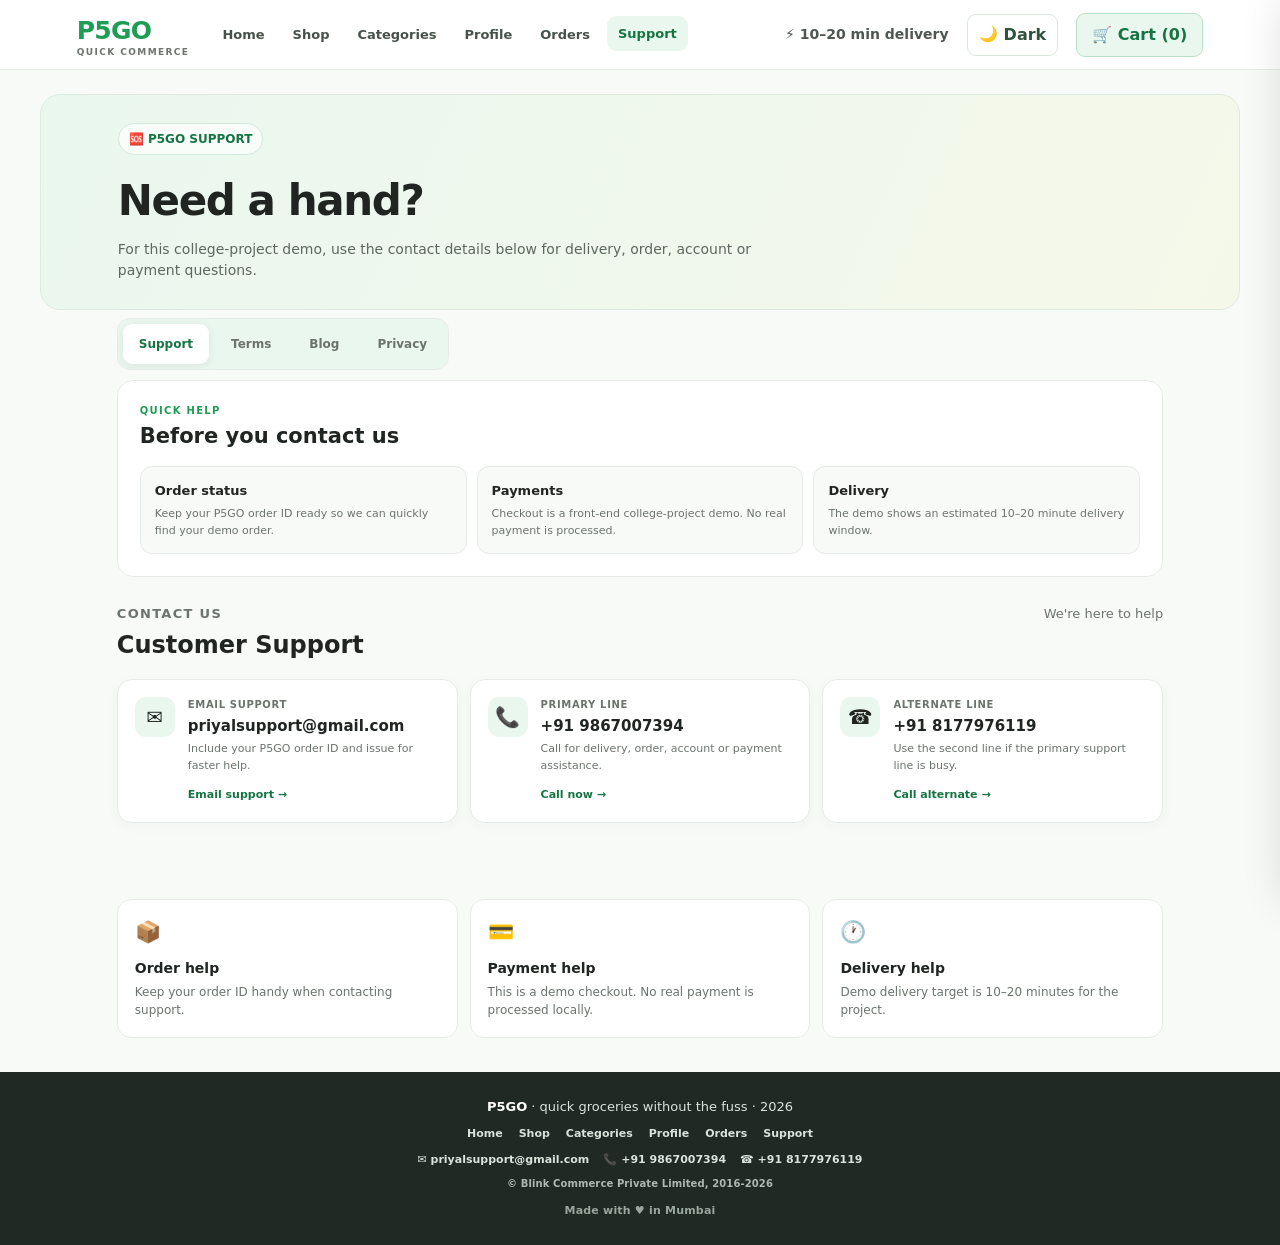
<file: support.html>
<!DOCTYPE html>
<html lang="en"><head><meta charset="utf-8"/><meta content="width=device-width, initial-scale=1.0, viewport-fit=cover" name="viewport"/><title>P5GO - Support</title><link href="style.css" rel="stylesheet"/></head><body><header>
<a aria-label="P5GO home" class="header-brand" href="index.html">
<span class="logo">P5GO<small>QUICK COMMERCE</small></span>
</a>
<button aria-controls="mainNav" aria-label="Open navigation" class="nav-toggle" onclick="toggleNav()">☰</button>
<nav aria-label="Primary navigation" class="main-nav" id="mainNav">
<a class="" href="index.html">Home</a><a class="" href="shop.html">Shop</a><a class="" href="categories.html">Categories</a><a class="" href="profile.html">Profile</a><a class="" href="orders.html">Orders</a><a class="active" href="support.html">Support</a>
</nav>
<div class="header-right">
<span class="delivery-note">⚡ 10–20 min delivery</span>
<button aria-label="Toggle dark mode" class="theme-btn" id="themeToggle" onclick="toggleTheme()" title="Toggle dark mode"><span id="themeIcon">🌙</span><span class="theme-label">Dark</span></button>
<button class="cart-btn" onclick="toggleCart()">🛒 Cart (<span id="cartCount">0</span>)</button>
</div>
</header>
<main class="site-section">
<section class="shop-hero reveal"><div class="eyebrow">🆘 P5GO SUPPORT</div><h1>Need a hand?</h1><p>For this college-project demo, use the contact details below for delivery, order, account or payment questions.</p></section>
<section class="support-info-tabs reveal" aria-label="Support information">
<div class="support-tab-list" role="tablist" aria-label="Support resources">
<button type="button" class="support-tab active" role="tab" aria-selected="true" aria-controls="supportTabPanel" id="supportTab" data-tab="support">Support</button>
<button type="button" class="support-tab" role="tab" aria-selected="false" aria-controls="supportTabPanel" id="termsTab" data-tab="terms">Terms</button>
<button type="button" class="support-tab" role="tab" aria-selected="false" aria-controls="supportTabPanel" id="blogTab" data-tab="blog">Blog</button>
<button type="button" class="support-tab" role="tab" aria-selected="false" aria-controls="supportTabPanel" id="privacyTab" data-tab="privacy">Privacy</button>
</div>
<div class="support-tab-panel" id="supportTabPanel" role="tabpanel" tabindex="0">
<div class="support-panel-content" data-panel="support">
<span class="support-kicker">QUICK HELP</span><h2>Before you contact us</h2>
<div class="support-mini-grid"><div><strong>Order status</strong><p>Keep your P5GO order ID ready so we can quickly find your demo order.</p></div><div><strong>Payments</strong><p>Checkout is a front-end college-project demo. No real payment is processed.</p></div><div><strong>Delivery</strong><p>The demo shows an estimated 10–20 minute delivery window.</p></div></div>
</div>
<div class="support-panel-content" data-panel="terms" hidden>
<span class="support-kicker">TERMS OF USE</span><h2>Simple demo terms</h2>
<p>By using this website, you understand that P5GO is a college-project front-end demo. Product prices, discounts, delivery times, fees and order confirmations are illustrative and may not represent a real commercial service.</p>
<p>Orders created here are stored locally in your browser for demonstration purposes. No real grocery order is dispatched and no real payment is collected.</p>
</div>
<div class="support-panel-content" data-panel="blog" hidden>
<span class="support-kicker">P5GO BLOG</span><h2>Quick commerce, made simple</h2>
<div class="blog-list"><article class="blog-post"><span>06 OCT 2026</span><h3>How P5GO keeps everyday shopping quick</h3><p>A look at category-first browsing, simple search and a lightweight cart flow built for mobile browsers.</p></article><article class="blog-post"><span>01 OCT 2026</span><h3>Smart grocery shopping on a student budget</h3><p>Build a practical basket by comparing unit sizes, sale prices and the final checkout amount—not just the sticker price.</p></article><article class="blog-post"><span>25 SEP 2026</span><h3>Why a clean checkout matters</h3><p>A good checkout should make discounts, delivery fees and the final amount easy to understand before placing an order.</p></article></div>
</div>
<div class="support-panel-content" data-panel="privacy" hidden>
<span class="support-kicker">PRIVACY</span><h2>Your data in this demo</h2>
<p>P5GO stores demo profile details, cart contents and completed orders in your browser's local storage so the website can work between pages.</p>
<p>This project does not send your information to a real grocery delivery backend, and the payment options are demonstration-only.</p>
</div>
</div>
</section>
<section class="support-section reveal"><div class="section-heading"><div><span class="support-kicker">CONTACT US</span><h2>Customer Support</h2></div><span>We're here to help</span></div><div class="support-grid">
<article class="support-card"><div class="support-icon">✉️</div><div class="support-copy"><span class="support-label">Email support</span><h3>priyalsupport@gmail.com</h3><p>Include your P5GO order ID and issue for faster help.</p><a class="support-action" href="mailto:priyalsupport@gmail.com?subject=P5GO%20Support%20Request">Email support →</a></div></article>
<article class="support-card"><div class="support-icon">📞</div><div class="support-copy"><span class="support-label">Primary line</span><h3>+91 9867007394</h3><p>Call for delivery, order, account or payment assistance.</p><a class="support-action" href="tel:+919867007394">Call now →</a></div></article>
<article class="support-card"><div class="support-icon">☎️</div><div class="support-copy"><span class="support-label">Alternate line</span><h3>+91 8177976119</h3><p>Use the second line if the primary support line is busy.</p><a class="support-action" href="tel:+918177976119">Call alternate →</a></div></article>
</div></section>
<section class="why-section reveal"><div class="why-grid"><article class="why-card"><div class="why-icon">📦</div><h3>Order help</h3><p>Keep your order ID handy when contacting support.</p></article><article class="why-card"><div class="why-icon">💳</div><h3>Payment help</h3><p>This is a demo checkout. No real payment is processed locally.</p></article><article class="why-card"><div class="why-icon">🕐</div><h3>Delivery help</h3><p>Demo delivery target is 10–20 minutes for the project.</p></article></div></section>
</main>
<footer id="footer">
<p><strong>P5GO</strong> · quick groceries without the fuss · <span id="currentYear">2026</span></p>
<div class="footer-nav"><a href="index.html">Home</a><a href="shop.html">Shop</a><a href="categories.html">Categories</a><a href="profile.html">Profile</a><a href="orders.html">Orders</a><a href="support.html">Support</a></div>
<div class="footer-support"><a href="mailto:priyalsupport@gmail.com">✉ priyalsupport@gmail.com</a><a href="tel:+919867007394">📞 +91 9867007394</a><a href="tel:+918177976119">☎ +91 8177976119</a></div>
<div class="footer-legal">© Blink Commerce Private Limited, 2016-2026</div>
<div class="made-with-love">Made with ♥ in Mumbai</div>
</footer><div id="globalUi"></div><button aria-label="Back to top" class="top-btn" id="topBtn" onclick="scrollTop()">↑</button><script>
(function(){
  const tabs=[...document.querySelectorAll(".support-tab")];
  const panels=[...document.querySelectorAll(".support-panel-content")];
  if(!tabs.length)return;
  function activate(name, focus){
    tabs.forEach(tab=>{const active=tab.dataset.tab===name;tab.classList.toggle("active",active);tab.setAttribute("aria-selected",String(active));if(active&&focus)tab.focus();});
    panels.forEach(panel=>{panel.hidden=panel.dataset.panel!==name;});
  }
  tabs.forEach((tab,index)=>{
    tab.addEventListener("click",()=>activate(tab.dataset.tab,false));
    tab.addEventListener("keydown",event=>{
      if(event.key!=="ArrowRight"&&event.key!=="ArrowLeft"&&event.key!=="Home"&&event.key!=="End")return;
      event.preventDefault();
      let next=index;
      if(event.key==="ArrowRight")next=(index+1)%tabs.length;
      if(event.key==="ArrowLeft")next=(index-1+tabs.length)%tabs.length;
      if(event.key==="Home")next=0;
      if(event.key==="End")next=tabs.length-1;
      activate(tabs[next].dataset.tab,true);
    });
  });
})();
</script>
<script src="script.js"></script></body></html>
</file>
<file: style.css>
:root {
      --green: #1f9d55;
      --green-dark: #167443;
      --green-soft: #eaf7ef;
      --ink: #202522;
      --muted: #6b736d;
      --line: #e7ebe8;
      --paper: #fff;
      --cream: #f8faf7;
      --yellow: #fff4c7;
      --danger: #fff0ef;
      --shadow: 0 8px 24px rgba(28, 45, 34, .08);
    }

    * {
      box-sizing: border-box;
      margin: 0;
      padding: 0;
      font-family: Inter, system-ui, -apple-system, BlinkMacSystemFont, "Segoe UI", Arial, sans-serif;
    }

    body {
      background: var(--cream);
      color: var(--ink);
      line-height: 1.5;
    }

    button, input {
      font: inherit;
    }

    button {
      cursor: pointer;
    }

    header {
      height: 70px;
      padding: 0 6%;
      background: rgba(255,255,255,.96);
      border-bottom: 1px solid var(--line);
      display: flex;
      align-items: center;
      justify-content: space-between;
      position: sticky;
      top: 0;
      z-index: 100;
    }

    .logo {
      color: var(--green);
      font-size: 25px;
      letter-spacing: -.8px;
      font-weight: 850;
    }

    .logo small {
      display: block;
      color: var(--muted);
      font-size: 9px;
      letter-spacing: 1.4px;
      line-height: 1;
      margin-top: -2px;
      font-weight: 700;
    }

    .header-right {
      display: flex;
      align-items: center;
      gap: 18px;
    }

    .delivery-note {
      color: #4d5750;
      font-size: 14px;
      font-weight: 600;
    }

    .cart-btn {
      border: 1px solid #b9dfc7;
      background: var(--green-soft);
      color: var(--green-dark);
      padding: 9px 15px;
      border-radius: 9px;
      font-weight: 750;
      transition: .2s ease;
    }

    .cart-btn:hover {
      background: #dff2e6;
      transform: translateY(-1px);
    }

    .hero {
      max-width: 1200px;
      margin: 28px auto 0;
      padding: 52px 6%;
      min-height: 300px;
      background:
        radial-gradient(circle at 85% 20%, rgba(255,255,255,.9), transparent 27%),
        linear-gradient(110deg, #e8f6ec 0%, #f4f9e9 100%);
      border: 1px solid #dce9df;
      border-radius: 24px;
      display: flex;
      align-items: center;
      justify-content: space-between;
      gap: 35px;
      overflow: hidden;
    }

    .hero-text {
      max-width: 650px;
    }

    .eyebrow {
      display: inline-flex;
      align-items: center;
      gap: 7px;
      color: var(--green-dark);
      background: rgba(255,255,255,.72);
      border: 1px solid #d5e9da;
      padding: 6px 10px;
      border-radius: 999px;
      font-size: 12px;
      font-weight: 800;
      margin-bottom: 14px;
    }

    .hero h1 {
      font-size: clamp(36px, 5vw, 58px);
      letter-spacing: -2px;
      line-height: 1.04;
      margin-bottom: 15px;
      max-width: 600px;
    }

    .hero h1 span {
      color: var(--green);
    }

    .hero p {
      max-width: 580px;
      color: #59625c;
      font-size: 17px;
      line-height: 1.65;
    }

    .hero-stats {
      min-width: 190px;
      padding: 18px;
      background: rgba(255,255,255,.78);
      border: 1px solid rgba(210,226,215,.9);
      border-radius: 16px;
      box-shadow: 0 10px 25px rgba(31, 77, 48, .07);
    }

    .hero-stats strong {
      display: block;
      font-size: 27px;
      color: var(--green-dark);
    }

    .hero-stats span {
      display: block;
      color: var(--muted);
      font-size: 13px;
      margin-top: 2px;
    }

    .search-area {
      max-width: 1200px;
      margin: 0 auto;
      padding: 28px 6% 10px;
    }

    .search-wrap {
      position: relative;
    }

    .search-wrap::before {
      content: "⌕";
      position: absolute;
      left: 17px;
      top: 50%;
      transform: translateY(-51%);
      color: #89918b;
      font-size: 24px;
      pointer-events: none;
    }

    .search-area input {
      width: 100%;
      padding: 14px 18px 14px 48px;
      border: 1px solid #dfe5e1;
      border-radius: 12px;
      background: #fff;
      color: var(--ink);
      font-size: 15px;
      outline: none;
      transition: .2s;
    }

    .search-area input:focus {
      border-color: #8bcaa0;
      box-shadow: 0 0 0 3px rgba(31,157,85,.08);
    }

    .categories {
      max-width: 1200px;
      margin: 0 auto;
      padding: 9px 6% 25px;
      display: flex;
      gap: 9px;
      overflow-x: auto;
      scrollbar-width: thin;
    }

    .category-btn {
      border: 1px solid #e0e6e2;
      background: #fff;
      color: #59625c;
      border-radius: 999px;
      padding: 8px 15px;
      white-space: nowrap;
      transition: .2s;
    }

    .category-btn:hover {
      border-color: #a9d5b7;
      color: var(--green-dark);
    }

    .category-btn.active {
      background: var(--green);
      color: #fff;
      border-color: var(--green);
      box-shadow: 0 4px 10px rgba(31,157,85,.18);
    }

    .products-section {
      max-width: 1200px;
      margin: 0 auto;
      padding: 8px 6% 65px;
    }

    .section-heading {
      display: flex;
      align-items: baseline;
      justify-content: space-between;
      margin-bottom: 18px;
    }

    .products-section h2 {
      font-size: 25px;
      letter-spacing: -.6px;
    }

    .section-heading span {
      color: var(--muted);
      font-size: 13px;
    }

    .products {
      display: grid;
      grid-template-columns: repeat(auto-fit, minmax(215px, 1fr));
      gap: 15px;
    }

    .product-card {
      background: var(--paper);
      border: 1px solid var(--line);
      border-radius: 15px;
      padding: 13px;
      box-shadow: 0 3px 13px rgba(25,40,30,.035);
      transition: transform .18s ease, box-shadow .18s ease;
    }

    .product-card:hover {
      transform: translateY(-3px);
      box-shadow: var(--shadow);
    }

    .product-image {
      height: 155px;
      background: #f4f6f3;
      border-radius: 11px;
      display: flex;
      align-items: center;
      justify-content: center;
      font-size: 67px;
      margin-bottom: 14px;
      position: relative;
    }

    .product-image::after {
      content: "P5GO";
      position: absolute;
      right: 9px;
      top: 8px;
      color: #a8b0aa;
      font-size: 8px;
      font-weight: 800;
      letter-spacing: 1px;
    }

    .product-card h3 {
      font-size: 16px;
      margin-bottom: 3px;
    }

    .product-card p {
      color: var(--muted);
      font-size: 12px;
      margin-bottom: 13px;
    }

    .product-bottom {
      display: flex;
      justify-content: space-between;
      align-items: center;
    }

    .price {
      font-size: 17px;
      font-weight: 800;
    }

    .add-btn {
      background: #fff;
      color: var(--green-dark);
      border: 1px solid #b6ddc3;
      padding: 7px 12px;
      border-radius: 8px;
      font-weight: 800;
      transition: .18s;
    }

    .add-btn:hover {
      background: var(--green);
      border-color: var(--green);
      color: #fff;
    }

    .cart-overlay {
      position: fixed;
      inset: 0;
      background: rgba(15, 25, 19, .24);
      opacity: 0;
      pointer-events: none;
      transition: .25s;
      z-index: 9998;
    }

    .cart-overlay.open {
      opacity: 1;
      pointer-events: auto;
    }

    .cart-panel {
      position: fixed;
      top: 0;
      right: -430px;
      width: 410px;
      max-width: 94vw;
      height: 100vh;
      background: #fff;
      z-index: 9999;
      padding: 23px;
      box-shadow: -12px 0 35px rgba(0,0,0,.13);
      transition: .28s ease;
      overflow-y: auto;
    }

    .cart-panel.open {
      right: 0;
      visibility: visible;
      transform: translateX(0);
    }

    .cart-panel[aria-hidden="true"] { visibility: hidden; }
    .cart-panel[aria-hidden="false"] { visibility: visible; }

    .cart-header {
      display: flex;
      justify-content: space-between;
      align-items: center;
      padding-bottom: 17px;
      border-bottom: 1px solid var(--line);
      margin-bottom: 10px;
    }

    .cart-header h2 {
      font-size: 21px;
    }

    .close-btn {
      border: 1px solid var(--line);
      background: #f6f7f6;
      color: #4d554f;
      width: 34px;
      height: 34px;
      border-radius: 9px;
    }

    #cartItems > p {
      color: var(--muted);
      text-align: center;
      padding: 50px 10px;
      font-size: 14px;
    }

    .cart-item {
      border-bottom: 1px solid #edf0ed;
      padding: 14px 0;
      display: flex;
      justify-content: space-between;
      align-items: center;
      gap: 10px;
    }

    .cart-item-info strong {
      display: block;
      font-size: 14px;
      margin-bottom: 2px;
    }

    .cart-item-info span {
      color: var(--muted);
      font-size: 12px;
    }

    .remove-btn {
      border: 0;
      background: var(--danger);
      color: #b54c45;
      padding: 6px 9px;
      border-radius: 7px;
      font-size: 11px;
      font-weight: 700;
    }

    .cart-summary {
      margin-top: 22px;
      padding-top: 16px;
      border-top: 1px solid var(--line);
    }

    .cart-total {
      display: flex;
      justify-content: space-between;
      font-size: 19px;
      font-weight: 850;
    }

    .checkout-btn {
      margin-top: 14px;
      width: 100%;
      padding: 13px;
      border: none;
      background: var(--green);
      color: #fff;
      border-radius: 9px;
      font-size: 15px;
      font-weight: 800;
      transition: .18s;
    }

    .checkout-btn:hover {
      background: var(--green-dark);
    }

    footer {
      background: #202923;
      color: #dbe2dc;
      text-align: center;
      padding: 25px 15px;
      font-size: 13px;
    }

    footer strong {
      color: #fff;
    }

    .empty-results {
      grid-column: 1 / -1;
      padding: 50px 15px;
      text-align: center;
      background: #fff;
      border: 1px dashed #d9e0db;
      border-radius: 14px;
      color: var(--muted);
    }

    @media (max-width: 720px) {
      header {
        padding: 0 18px;
      }

      .delivery-note {
        display: none;
      }

      .hero {
        margin: 14px 12px 0;
        padding: 35px 23px;
        border-radius: 18px;
      }

      .hero-stats {
        display: none;
      }

      .hero h1 {
        letter-spacing: -1.3px;
      }

      .search-area,
      .categories,
      .products-section {
        padding-left: 18px;
        padding-right: 18px;
      }

      .products {
        grid-template-columns: repeat(2, minmax(0, 1fr));
        gap: 10px;
      }

      .product-card {
        padding: 10px;
      }

      .product-image {
        height: 120px;
        font-size: 54px;
      }

      .section-heading span {
        display: none;
      }
    }

    @media (max-width: 390px) {
      .products {
        grid-template-columns: 1fr;
      }
    }

    /* Expanded storefront sections */
    .quick-links {
      max-width: 1200px;
      margin: 22px auto 0;
      padding: 0 6%;
      display: grid;
      grid-template-columns: repeat(4, 1fr);
      gap: 11px;
    }

    .quick-link {
      background: #fff;
      border: 1px solid var(--line);
      border-radius: 13px;
      padding: 13px 14px;
      display: flex;
      align-items: center;
      gap: 10px;
      color: #39423c;
      text-decoration: none;
      font-size: 13px;
      font-weight: 700;
      transition: .18s;
    }

    .quick-link:hover {
      transform: translateY(-2px);
      border-color: #b8ddc4;
      box-shadow: 0 6px 16px rgba(25,40,30,.06);
    }

    .quick-link .ql-icon {
      width: 32px;
      height: 32px;
      border-radius: 9px;
      background: var(--green-soft);
      display: grid;
      place-items: center;
      font-size: 16px;
      flex: 0 0 auto;
    }

    .deals-section,
    .why-section {
      max-width: 1200px;
      margin: 0 auto;
      padding: 5px 6% 35px;
    }

    .deals-grid {
      display: grid;
      grid-template-columns: 1.35fr .85fr .85fr;
      gap: 13px;
    }

    .deal-card {
      min-height: 150px;
      border-radius: 16px;
      padding: 20px;
      border: 1px solid var(--line);
      position: relative;
      overflow: hidden;
    }

    .deal-card.main-deal {
      background: linear-gradient(120deg, #e6f6eb, #f8fae9);
    }

    .deal-card.soft-deal {
      background: #fff9df;
      border-color: #f0e4ae;
    }

    .deal-card.dark-deal {
      background: #27332b;
      color: #fff;
      border-color: #27332b;
    }

    .deal-card::after {
      content: "";
      position: absolute;
      width: 90px;
      height: 90px;
      border-radius: 50%;
      right: -25px;
      bottom: -30px;
      background: rgba(255,255,255,.38);
    }

    .deal-tag {
      display: inline-block;
      font-size: 10px;
      font-weight: 850;
      letter-spacing: .7px;
      text-transform: uppercase;
      margin-bottom: 8px;
      opacity: .75;
    }

    .deal-card h3 {
      font-size: 21px;
      letter-spacing: -.5px;
      margin-bottom: 5px;
    }

    .deal-card p {
      font-size: 12px;
      color: #626b64;
      max-width: 320px;
    }

    .dark-deal p {
      color: #c8d3cb;
    }

    .deal-action {
      display: inline-block;
      margin-top: 12px;
      color: var(--green-dark);
      font-size: 12px;
      font-weight: 850;
    }

    .dark-deal .deal-action {
      color: #bce8ca;
    }

    .section-tools {
      display: flex;
      align-items: center;
      gap: 8px;
    }

    .sort-select {
      border: 1px solid #dfe5e1;
      background: #fff;
      border-radius: 8px;
      padding: 7px 9px;
      color: #505952;
      font-size: 12px;
      outline: none;
    }

    .stock-note {
      color: #738078;
      font-size: 11px;
      margin-top: 4px;
    }

    .why-grid {
      display: grid;
      grid-template-columns: repeat(3, 1fr);
      gap: 12px;
    }

    .why-card {
      background: #fff;
      border: 1px solid var(--line);
      border-radius: 14px;
      padding: 17px;
    }

    .why-card .why-icon {
      font-size: 21px;
      margin-bottom: 9px;
    }

    .why-card h3 {
      font-size: 14px;
      margin-bottom: 4px;
    }

    .why-card p {
      color: var(--muted);
      font-size: 12px;
      line-height: 1.55;
    }

    .quantity-control {
      display: inline-flex;
      align-items: center;
      border: 1px solid #dce3de;
      border-radius: 8px;
      overflow: hidden;
      background: #fff;
    }

    .quantity-control button {
      width: 27px;
      height: 27px;
      border: 0;
      background: #f5f7f5;
      color: #4d584f;
      font-weight: 800;
    }

    .quantity-control span {
      width: 27px;
      text-align: center;
      font-size: 12px;
      font-weight: 800;
      color: #26322b;
      background: #fff;
      line-height: 27px;
    }

    .cart-item-actions {
      display: flex;
      align-items: center;
      gap: 8px;
    }

    .delivery-box {
      margin-top: 17px;
      padding: 12px;
      border-radius: 10px;
      background: #f5faf6;
      border: 1px solid #dcece0;
      color: #536059;
      font-size: 12px;
    }

    .checkout-modal {
      position: fixed;
      inset: 0;
      z-index: 700;
      display: none;
      align-items: center;
      justify-content: center;
      padding: 20px;
      background: rgba(17, 25, 20, .48);
    }

    .checkout-modal.open {
      display: flex;
    }

    .checkout-box {
      width: min(460px, 100%);
      max-height: 90vh;
      overflow-y: auto;
      background: #fff;
      border-radius: 18px;
      padding: 23px;
      box-shadow: 0 20px 60px rgba(0,0,0,.2);
    }

    .checkout-box h2 {
      font-size: 22px;
      margin-bottom: 4px;
    }

    .checkout-subtitle {
      color: var(--muted);
      font-size: 12px;
      margin-bottom: 19px;
    }

    .checkout-form {
      display: grid;
      gap: 12px;
    }

    .checkout-form label {
      color: #515a54;
      font-size: 11px;
      font-weight: 800;
      margin-bottom: -7px;
    }

    .checkout-form input,
    .checkout-form select {
      width: 100%;
      border: 1px solid #dfe5e1;
      border-radius: 9px;
      padding: 10px 11px;
      outline: none;
      background: #fff;
      color: #252c28;
      font-size: 13px;
    }

    .checkout-form input:focus,
    .checkout-form select:focus {
      border-color: #8bcaa0;
      box-shadow: 0 0 0 3px rgba(31,157,85,.07);
    }

    .checkout-row {
      display: grid;
      grid-template-columns: 1fr 1fr;
      gap: 10px;
    }

    .modal-actions {
      display: flex;
      gap: 9px;
      margin-top: 17px;
    }

    .secondary-btn {
      flex: 1;
      border: 1px solid #dfe5e1;
      background: #f6f8f6;
      color: #4e5751;
      border-radius: 9px;
      padding: 12px;
      font-weight: 750;
    }

    .primary-btn {
      flex: 1.4;
      border: 0;
      background: var(--green);
      color: #fff;
      border-radius: 9px;
      padding: 12px;
      font-weight: 800;
    }

    .toast {
      position: fixed;
      left: 50%;
      bottom: 22px;
      z-index: 10001;
      transform: translate(-50%, 20px);
      opacity: 0;
      pointer-events: none;
      background: #202923;
      color: #fff;
      padding: 10px 15px;
      border-radius: 9px;
      font-size: 12px;
      box-shadow: 0 9px 25px rgba(0,0,0,.18);
      transition: .25s;
    }

    .toast.show {
      opacity: 1;
      transform: translate(-50%, 0);
    }

    .order-success {
      text-align: center;
      padding: 17px 4px 8px;
    }

    .order-success .success-icon {
      width: 54px;
      height: 54px;
      display: grid;
      place-items: center;
      margin: 0 auto 12px;
      border-radius: 50%;
      background: var(--green-soft);
      color: var(--green-dark);
      font-size: 25px;
    }

    .order-success h3 {
      margin-bottom: 5px;
    }

    .order-success p {
      color: var(--muted);
      font-size: 12px;
    }

    @media (max-width: 820px) {
      .quick-links {
        grid-template-columns: repeat(2, 1fr);
      }

      .deals-grid {
        grid-template-columns: 1fr 1fr;
      }

      .deal-card.main-deal {
        grid-column: 1 / -1;
      }
    }

    @media (max-width: 720px) {
      .quick-links,
      .deals-section,
      .why-section {
        padding-left: 18px;
        padding-right: 18px;
      }

      .deals-grid,
      .why-grid {
        grid-template-columns: 1fr;
      }

      .deal-card.main-deal {
        grid-column: auto;
      }

      .section-tools {
        flex-direction: column;
        align-items: flex-end;
      }
    }

    /* Mobile-first finishing touches */
    html {
      scroll-behavior: smooth;
      -webkit-text-size-adjust: 100%;
    }

    body {
      overflow-x: hidden;
    }

    .product-card,
    .quick-link,
    .deal-card,
    button,
    select,
    input {
      -webkit-tap-highlight-color: transparent;
    }

    @media (max-width: 600px) {
      header {
        height: 62px;
        padding: 0 14px;
      }

      .logo {
        font-size: 22px;
      }

      .logo small {
        font-size: 7px;
        letter-spacing: 1.1px;
      }

      .header-right {
        gap: 7px;
      }

      .cart-btn {
        min-height: 40px;
        padding: 8px 12px;
        font-size: 13px;
      }

      .hero {
        min-height: 0;
        margin: 10px 10px 0;
        padding: 29px 20px 31px;
        border-radius: 17px;
      }

      .eyebrow {
        font-size: 10px;
        padding: 5px 8px;
        margin-bottom: 11px;
      }

      .hero h1 {
        font-size: 34px;
        line-height: 1.07;
        letter-spacing: -1.4px;
        margin-bottom: 11px;
      }

      .hero p {
        font-size: 14px;
        line-height: 1.55;
      }

      .search-area {
        padding: 18px 14px 8px;
      }

      .search-area input {
        min-height: 47px;
        font-size: 14px;
        border-radius: 11px;
      }

      .categories {
        padding: 8px 14px 17px;
        gap: 7px;
        overscroll-behavior-x: contain;
      }

      .category-btn {
        min-height: 38px;
        padding: 7px 13px;
        font-size: 12px;
      }

      .quick-links {
        margin-top: 4px;
        padding: 0 14px;
        gap: 8px;
      }

      .quick-link {
        min-height: 55px;
        padding: 9px 10px;
        font-size: 11px;
        gap: 7px;
      }

      .quick-link .ql-icon {
        width: 29px;
        height: 29px;
        font-size: 14px;
      }

      .deals-section,
      .why-section {
        padding: 26px 14px 25px;
      }

      .deals-section .section-heading,
      .why-section .section-heading {
        margin-bottom: 13px;
      }

      .section-heading {
        gap: 10px;
      }

      .section-heading h2 {
        font-size: 20px;
      }

      .section-heading > span {
        font-size: 11px;
      }

      .deal-card {
        min-height: 135px;
        padding: 17px;
        border-radius: 14px;
      }

      .deal-card h3 {
        font-size: 18px;
      }

      .deal-card p {
        font-size: 11px;
      }

      .products-section {
        padding: 7px 14px 45px;
      }

      .products-section .section-heading {
        align-items: flex-end;
        margin-bottom: 13px;
      }

      .section-tools {
        flex-direction: row;
        gap: 5px;
      }

      .section-tools > span {
        display: none;
      }

      .sort-select {
        min-height: 35px;
        font-size: 11px;
        padding: 6px 7px;
      }

      .products {
        grid-template-columns: repeat(2, minmax(0, 1fr));
        gap: 9px;
      }

      .product-card {
        min-width: 0;
        padding: 9px;
        border-radius: 13px;
      }

      .product-image {
        height: 112px;
        margin-bottom: 10px;
        font-size: 50px;
        border-radius: 9px;
      }

      .product-image::after {
        right: 6px;
        top: 5px;
        font-size: 6px;
      }

      .product-card h3 {
        font-size: 14px;
        white-space: nowrap;
        overflow: hidden;
        text-overflow: ellipsis;
      }

      .product-card p {
        font-size: 10px;
        margin-bottom: 3px;
      }

      .stock-note {
        font-size: 9px;
        line-height: 1.25;
      }

      .product-bottom {
        gap: 5px;
        margin-top: 9px;
      }

      .price {
        font-size: 15px;
      }

      .add-btn {
        min-height: 34px;
        padding: 6px 9px;
        font-size: 11px;
      }

      .why-grid {
        gap: 9px;
      }

      .why-card {
        padding: 14px;
      }

      .why-card .why-icon {
        font-size: 18px;
        margin-bottom: 6px;
      }

      .why-card h3 {
        font-size: 13px;
      }

      .why-card p {
        font-size: 11px;
      }

      .cart-panel {
        width: 100%;
        max-width: 100%;
        right: -100%;
        padding: 18px 15px;
      }

      .cart-panel.open {
        right: 0;
      }

      .cart-header {
        margin-bottom: 3px;
        padding-bottom: 13px;
      }

      .cart-header h2 {
        font-size: 19px;
      }

      .cart-item {
        padding: 13px 0;
      }

      .cart-item-info {
        min-width: 0;
        flex: 1;
      }

      .cart-item-info strong {
        font-size: 13px;
        white-space: nowrap;
        overflow: hidden;
        text-overflow: ellipsis;
      }

      .cart-item-actions {
        flex-shrink: 0;
      }

      .quantity-control button {
        width: 32px;
        height: 32px;
      }

      .quantity-control span {
        width: 28px;
      }

      .cart-total {
        font-size: 18px;
      }

      .checkout-btn {
        min-height: 46px;
      }

      .checkout-box {
        width: 100%;
        max-height: calc(100vh - 24px);
        padding: 19px;
        border-radius: 16px;
      }

      .checkout-box h2 {
        font-size: 20px;
      }

      .checkout-form {
        gap: 10px;
      }

      .checkout-form input,
      .checkout-form select {
        min-height: 45px;
        font-size: 14px;
      }

      .checkout-row {
        grid-template-columns: 1fr;
        gap: 10px;
      }

      .modal-actions {
        position: sticky;
        bottom: 0;
        background: #fff;
        padding-top: 8px;
      }

      .secondary-btn,
      .primary-btn {
        min-height: 45px;
      }

      footer {
        padding: 22px 14px;
        font-size: 11px;
      }
    }

    @media (max-width: 360px) {
      .hero h1 {
        font-size: 30px;
      }

      .quick-links {
        grid-template-columns: 1fr;
      }

      .quick-link {
        min-height: 48px;
      }

      .products {
        grid-template-columns: 1fr 1fr;
        gap: 7px;
      }

      .product-image {
        height: 100px;
      }

      .product-card h3 {
        font-size: 13px;
      }

      .add-btn {
        padding-left: 7px;
        padding-right: 7px;
      }
    }

    @media (min-width: 601px) and (max-width: 900px) {
      .products {
        grid-template-columns: repeat(3, minmax(0, 1fr));
      }
    }
  
/* Profile */
.edit-modal { position:fixed; inset:0; z-index:800; background:rgba(17,25,20,.48); display:none; align-items:flex-start; justify-content:center; padding:28px 16px; overflow:auto; }
.edit-modal.open { display:flex; }
.profile-panel { width:min(720px,100%); background:#fff; border-radius:22px; padding:24px; box-shadow:0 25px 70px rgba(0,0,0,.22); margin:auto; }
.profile-topbar, .edit-header { display:flex; align-items:center; justify-content:space-between; padding-bottom:16px; border-bottom:1px solid var(--line); }
.profile-topbar h2, .edit-header h3 { font-size:25px; }
.profile-kicker { display:block; color:var(--green); font-size:10px; letter-spacing:1.4px; font-weight:900; margin-bottom:3px; }
.profile-card { margin-top:18px; padding:18px; border:1px solid #dfe9e2; border-radius:16px; background:linear-gradient(135deg,#f5fbf7,#fff); display:flex; align-items:center; gap:14px; }
.large-avatar { width:58px; height:58px; display:grid; place-items:center; border-radius:50%; background:var(--green-soft); font-size:28px; flex:0 0 auto; }
.profile-heading { min-width:0; flex:1; }
.profile-heading h3 { font-size:18px; }
.profile-heading p { color:var(--muted); font-size:12px; overflow:hidden; text-overflow:ellipsis; }
.edit-profile-btn { border:1px solid #b6ddc3; background:#fff; color:var(--green-dark); padding:8px 14px; border-radius:8px; font-weight:800; }
.profile-tabs { display:flex; gap:5px; margin:20px 0 16px; padding:4px; background:#f2f6f3; border-radius:11px; }
.profile-tab { flex:1; border:0; background:transparent; color:var(--muted); padding:11px; border-radius:8px; font-weight:800; }
.profile-tab-content { display:none; }
.account-grid { display:grid; grid-template-columns:1fr 1fr; gap:10px; }
.account-info { padding:14px; border:1px solid var(--line); border-radius:12px; background:#fbfcfb; }
.account-info span { display:block; color:var(--muted); font-size:11px; margin-bottom:4px; }
.account-info strong { display:block; font-size:13px; overflow-wrap:anywhere; }
.profile-stats { display:grid; grid-template-columns:repeat(3,1fr); gap:10px; margin-top:12px; }
.profile-stats div { text-align:center; padding:15px 8px; border-radius:12px; background:var(--green-soft); }
.profile-stats strong { display:block; color:var(--green-dark); font-size:20px; }
.profile-stats span { color:var(--muted); font-size:11px; }
.order-history-item { border:1px solid var(--line); border-radius:14px; padding:15px; margin-bottom:10px; }
.order-history-top { display:flex; justify-content:space-between; gap:10px; margin-bottom:8px; }
.order-history-top strong { font-size:14px; }
.order-status { color:var(--green-dark); background:var(--green-soft); padding:4px 8px; border-radius:999px; font-size:10px; font-weight:900; }
.order-meta { color:var(--muted); font-size:11px; }
.order-products { margin-top:8px; color:#465149; font-size:12px; }
.order-total { margin-top:10px; padding-top:9px; border-top:1px solid var(--line); display:flex; justify-content:space-between; font-weight:850; }
.no-orders { text-align:center; padding:40px 15px; color:var(--muted); border:1px dashed #d9e0db; border-radius:14px; }
.edit-modal { z-index:900; align-items:center; }
.edit-box { width:min(460px,100%); background:#fff; border-radius:18px; padding:22px; box-shadow:0 20px 60px rgba(0,0,0,.2); }
#profileForm { display:grid; gap:9px; margin-top:17px; }
#profileForm label { color:#515a54; font-size:11px; font-weight:800; }
#profileForm input, #profileForm textarea { width:100%; border:1px solid #dfe5e1; border-radius:9px; padding:11px; outline:none; resize:vertical; }
#profileForm input:focus, #profileForm textarea:focus { border-color:#8bcaa0; box-shadow:0 0 0 3px rgba(31,157,85,.07); }
@media (max-width:600px) {
  
  .profile-panel { padding:16px; border-radius:18px; }
  .profile-topbar h2 { font-size:21px; }
  .profile-card { padding:14px; }
  .account-grid { grid-template-columns:1fr; }
  .profile-stats strong { font-size:18px; }
  .edit-modal { padding:12px; }
  .profile-panel { margin:auto 0; }
}


/* =========================
   P5GO Enhancements
   Added without changing the original light theme.
   ========================= */

.theme-btn {
  border: 1px solid #d8e6dc;
  background: #fff;
  color: #31523d;
  padding: 8px 11px;
  min-height: 38px;
  border-radius: 9px;
  font-weight: 800;
  display: inline-flex;
  align-items: center;
  justify-content: center;
  gap: 6px;
  transition: .2s ease;
}
.theme-btn:hover {
  border-color: #abd4b8;
  background: #f5faf6;
  transform: translateY(-1px);
}
.theme-btn span:first-child {
  font-size: 15px;
  line-height: 1;
}

/* Support */
.support-section {
  max-width: 1200px;
  margin: 0 auto;
  padding: 5px 6% 42px;
}
.support-kicker {
  display: block;
  color: var(--green);
  font-size: 10px;
  letter-spacing: 1.3px;
  font-weight: 900;
  margin-bottom: 3px;
}
.support-grid {
  display: grid;
  grid-template-columns: repeat(3, 1fr);
  gap: 12px;
}
.support-card {
  background: #fff;
  border: 1px solid var(--line);
  border-radius: 15px;
  padding: 17px;
  display: flex;
  gap: 13px;
  align-items: flex-start;
  box-shadow: 0 3px 13px rgba(25,40,30,.035);
}
.support-icon {
  width: 40px;
  height: 40px;
  border-radius: 11px;
  background: var(--green-soft);
  display: grid;
  place-items: center;
  font-size: 20px;
  flex: 0 0 auto;
}
.support-copy {
  min-width: 0;
}
.support-label {
  display: block;
  color: var(--muted);
  font-size: 10px;
  text-transform: uppercase;
  letter-spacing: .65px;
  font-weight: 850;
  margin-bottom: 3px;
}
.support-card h3 {
  font-size: 15px;
  overflow-wrap: anywhere;
}
.support-card p {
  color: var(--muted);
  font-size: 11px;
  line-height: 1.5;
  margin: 4px 0 7px;
}
.support-action {
  color: var(--green-dark);
  font-size: 11px;
  font-weight: 850;
  text-decoration: none;
}
.support-action:hover {
  text-decoration: underline;
}
.footer-support {
  margin-top: 9px;
  display: flex;
  justify-content: center;
  align-items: center;
  flex-wrap: wrap;
  gap: 8px 14px;
}
.footer-support a {
  color: #dbe2dc;
  text-decoration: none;
  font-size: 11px;
  font-weight: 700;
}
.footer-support a:hover {
  color: #fff;
  text-decoration: underline;
}

/* Better product grid with many categories on medium screens */
@media (min-width: 901px) {
  .products {
    grid-template-columns: repeat(4, minmax(0, 1fr));
  }
}

/* Dark mode */
body.dark-mode {
  --ink: #f2f6f3;
  --muted: #a9b4ad;
  --line: #2c3a31;
  --paper: #151c18;
  --cream: #0f1512;
  --yellow: #3c351a;
  --danger: #3a2422;
  --green-soft: #183523;
  --shadow: 0 10px 28px rgba(0,0,0,.25);
  background: var(--cream);
  color: var(--ink);
}
body.dark-mode header {
  background: rgba(17,23,19,.96);
  border-bottom-color: var(--line);
}
body.dark-mode .delivery-note { color: #c3ccc6; }
body.dark-mode .theme-btn,
body.dark-mode .profile-btn,
body.dark-mode .cart-btn,
body.dark-mode .category-btn,
body.dark-mode .quick-link,
body.dark-mode .sort-select,
body.dark-mode .add-btn,
body.dark-mode .close-btn,
body.dark-mode .secondary-btn {
  background: #17201b;
  color: #dce6df;
  border-color: #34443a;
}
body.dark-mode .theme-btn:hover,
body.dark-mode .profile-btn:hover,
body.dark-mode .cart-btn:hover,
body.dark-mode .add-btn:hover {
  background: #1d2a22;
}
body.dark-mode .hero {
  background:
    radial-gradient(circle at 85% 20%, rgba(65,102,77,.22), transparent 27%),
    linear-gradient(110deg, #16241b 0%, #1b2418 100%);
  border-color: #2c4435;
}
body.dark-mode .eyebrow,
body.dark-mode .hero-stats {
  background: rgba(20,31,24,.8);
  border-color: #31463a;
}
body.dark-mode .hero p { color: #b4c0b8; }
body.dark-mode .hero-stats span { color: #a9b4ad; }
body.dark-mode .search-area input {
  background: #151c18;
  color: #eef4ef;
  border-color: #334238;
}
body.dark-mode .search-area input::placeholder { color: #79857d; }
body.dark-mode .category-btn:hover {
  border-color: #477055;
  color: #b9e6c6;
}
body.dark-mode .category-btn.active {
  background: var(--green);
  color: #fff;
  border-color: var(--green);
}
body.dark-mode .quick-link:hover {
  border-color: #477055;
  box-shadow: 0 8px 20px rgba(0,0,0,.2);
}
body.dark-mode .quick-link .ql-icon {
  background: #193825;
}
body.dark-mode .deal-card.main-deal {
  background: linear-gradient(120deg, #183624, #252d1c);
  border-color: #314b39;
}
body.dark-mode .deal-card.soft-deal {
  background: #312c17;
  border-color: #584d23;
}
body.dark-mode .deal-card.dark-deal {
  background: #18211c;
  border-color: #2b3930;
}
body.dark-mode .deal-card p { color: #aeb9b1; }
body.dark-mode .dark-deal p { color: #b9c4bd; }
body.dark-mode .sort-select option {
  background: #151c18;
  color: #eef4ef;
}
body.dark-mode .product-card,
body.dark-mode .why-card,
body.dark-mode .support-card {
  background: #151c18;
  border-color: var(--line);
  box-shadow: 0 3px 13px rgba(0,0,0,.15);
}
body.dark-mode .product-image {
  background: #1c251f;
}
body.dark-mode .stock-note { color: #8f9d94; }
body.dark-mode .empty-results {
  background: #151c18;
  border-color: #34443a;
}
body.dark-mode .cart-overlay { background: rgba(0,0,0,.52); }
body.dark-mode .cart-panel {
  background: #121914;
}
body.dark-mode .cart-header {
  border-bottom-color: var(--line);
}
body.dark-mode .checkout-box,
body.dark-mode .profile-panel,
body.dark-mode .edit-box {
  background: #121914;
  color: #edf3ee;
}
body.dark-mode .checkout-form label,
body.dark-mode #profileForm label { color: #b3beb6; }
body.dark-mode .checkout-form input,
body.dark-mode .checkout-form select,
body.dark-mode #profileForm input,
body.dark-mode #profileForm textarea {
  background: #17201b;
  color: #edf3ee;
  border-color: #34443a;
}
body.dark-mode .checkout-form input::placeholder,
body.dark-mode #profileForm input::placeholder,
body.dark-mode #profileForm textarea::placeholder {
  color: #7f8d83;
}
body.dark-mode .delivery-box {
  background: #17271c;
  border-color: #2d4a35;
  color: #b9c6bd;
}
body.dark-mode .modal-actions {
  background: #121914;
}
body.dark-mode .profile-card {
  background: linear-gradient(135deg,#18271e,#151c18);
  border-color: #304538;
}
body.dark-mode .profile-tabs {
  background: #18221c;
}
body.dark-mode .account-info {
  background: #151c18;
  border-color: #2c3a31;
}
body.dark-mode .order-products { color: #b7c2ba; }
body.dark-mode .no-orders {
  border-color: #36453b;
}
body.dark-mode .support-card h3 { color: #eef4ef; }
body.dark-mode .support-action { color: #aee2bb; }
body.dark-mode footer {
  background: #0b100d;
  border-top: 1px solid #1f2a23;
}


/* Dark mode fixes for standalone pages */
body.dark-mode {
  color-scheme: dark;
}

body.dark-mode .profile-topbar,
body.dark-mode .edit-header {
  border-bottom-color: var(--line);
}

body.dark-mode .profile-panel,
body.dark-mode .edit-box {
  background: #121914;
  color: #edf3ee;
  border-color: #2c3a31;
}

body.dark-mode .profile-heading h3,
body.dark-mode .profile-topbar h2,
body.dark-mode .edit-header h3 {
  color: #edf3ee;
}

body.dark-mode .profile-heading p,
body.dark-mode .account-info span,
body.dark-mode .profile-stats span,
body.dark-mode .order-meta,
body.dark-mode .no-orders,
body.dark-mode .category-card span,
body.dark-mode .shop-hero p {
  color: #a9b4ad;
}

body.dark-mode .edit-profile-btn {
  background: #17201b;
  color: #dce6df;
  border-color: #34443a;
}

body.dark-mode .edit-profile-btn:hover {
  background: #1d2a22;
}

body.dark-mode .profile-tabs {
  background: #18221c;
}

body.dark-mode .profile-tab {
  color: #a9b4ad;
}

body.dark-mode .account-info,
body.dark-mode .order-history-item {
  background: #151c18;
  border-color: #2c3a31;
  color: #edf3ee;
}

body.dark-mode .profile-stats div {
  background: #183523;
}

body.dark-mode .order-total {
  border-top-color: #2c3a31;
}

body.dark-mode .order-products {
  color: #b7c2ba;
}

body.dark-mode .no-orders {
  background: #151c18;
  border-color: #36453b;
}

body.dark-mode .category-card {
  background: #151c18;
  border-color: #2c3a31;
  color: #e7eee9;
  box-shadow: 0 3px 13px rgba(0,0,0,.12);
}

body.dark-mode .category-card:hover {
  border-color: #477055;
  box-shadow: 0 10px 28px rgba(0,0,0,.22);
}

body.dark-mode .category-card .cat-icon {
  background: #193825;
}

body.dark-mode .category-page-grid {
  color: #e7eee9;
}

body.dark-mode .theme-btn {
  background: #17201b;
  color: #dce6df;
  border-color: #34443a;
}

body.dark-mode .theme-btn:hover {
  background: #1d2a22;
}

@media (max-width: 820px) {
  .support-grid {
    grid-template-columns: 1fr;
  }
}

@media (max-width: 600px) {
  .header-right {
    gap: 6px;
  }
  .theme-label {
    display: none;
  }
  .theme-btn {
    min-width: 40px;
    min-height: 40px;
    padding: 7px 9px;
  }
  .support-section {
    padding: 10px 14px 34px;
  }
  .support-grid {
    gap: 9px;
  }
  .support-card {
    padding: 14px;
    border-radius: 13px;
  }
  .support-card h3 {
    font-size: 14px;
  }
  .support-card p {
    font-size: 10px;
  }
  .footer-support {
    flex-direction: column;
    gap: 6px;
  }
}

@media (max-width: 360px) {
  .theme-btn,
  
}


/* =========================================================
   P5GO 2026 UI LAYER — additive enhancements
   ========================================================= */
:root{
  --brand-blue:#2563eb;
  --brand-blue-soft:#eef4ff;
  --surface-2:#f4f7f5;
  --focus-ring:0 0 0 4px rgba(31,157,85,.12);
}
html{scroll-padding-top:78px;}
body{min-width:0;}
img{max-width:100%;display:block;}
button,a,select,input{touch-action:manipulation;}
button{min-height:40px;}

/* Navigation */
.main-nav{display:flex;align-items:center;gap:6px;margin-left:22px;flex:1;}
.main-nav a{padding:8px 11px;border-radius:9px;text-decoration:none;color:#465149;font-size:13px;font-weight:800;transition:transform .18s ease,background .18s ease,color .18s ease;}
.main-nav a:hover,.main-nav a.active{background:var(--green-soft);color:var(--green-dark);transform:translateY(-1px);}
.nav-toggle{display:none;border:1px solid #d8e6dc;background:#fff;color:#31523d;border-radius:9px;padding:8px 10px;font-weight:900;}
.header-brand{display:flex;align-items:center;gap:9px;text-decoration:none;color:inherit;min-width:max-content;}

/* Page shell / animation */
.page-shell{animation:pageIn .45s ease both;}
.reveal{opacity:0;transform:translateY(16px);transition:opacity .55s ease,transform .55s ease;}
.reveal.visible{opacity:1;transform:none;}
.stagger>*{opacity:0;transform:translateY(12px);animation:staggerIn .5s ease forwards;}
.stagger>*:nth-child(2){animation-delay:.04s}.stagger>*:nth-child(3){animation-delay:.08s}.stagger>*:nth-child(4){animation-delay:.12s}
.stagger>*:nth-child(5){animation-delay:.16s}.stagger>*:nth-child(6){animation-delay:.20s}.stagger>*:nth-child(7){animation-delay:.24s}.stagger>*:nth-child(8){animation-delay:.28s}
@keyframes pageIn{from{opacity:0;transform:translateY(4px)}to{opacity:1;transform:none}}
@keyframes staggerIn{to{opacity:1;transform:none}}
@keyframes pop{0%{transform:scale(1)}45%{transform:scale(1.07)}100%{transform:scale(1)}}
.cart-btn.bump{animation:pop .28s ease;}
.add-btn.added{animation:pop .28s ease;}

/* Brand/hero */
@keyframes floatLogo{0%,100%{transform:translateY(0) rotate(0deg)}50%{transform:translateY(-6px) rotate(.6deg)}}
.hero-actions{display:flex;gap:10px;flex-wrap:wrap;margin-top:18px;}
.primary-link,.outline-link{display:inline-flex;align-items:center;justify-content:center;min-height:44px;padding:0 15px;border-radius:10px;text-decoration:none;font-size:13px;font-weight:850;}
.primary-link{background:var(--green);color:#fff;box-shadow:0 7px 16px rgba(31,157,85,.18);}
.outline-link{border:1px solid #b9dfc7;background:#fff;color:var(--green-dark);}
.primary-link:hover,.outline-link:hover{transform:translateY(-1px);}

/* Rich category tabs */
.category-wrap{max-width:1200px;margin:0 auto;padding:8px 6% 20px;}
.category-scroll{display:flex;gap:8px;overflow-x:auto;padding-bottom:3px;scroll-snap-type:x proximity;}
.category-scroll::-webkit-scrollbar{height:5px}.category-scroll::-webkit-scrollbar-thumb{background:#cfd8d1;border-radius:99px}
.category-btn{scroll-snap-align:start;}
.category-btn .cat-icon{margin-right:5px;}
.category-count{font-size:10px;opacity:.72;margin-left:3px;}
.category-page-grid{display:grid;grid-template-columns:repeat(4,1fr);gap:12px;}
.category-card{display:flex;align-items:center;gap:12px;padding:16px;background:#fff;border:1px solid var(--line);border-radius:15px;text-decoration:none;color:#344039;transition:transform .18s ease,box-shadow .18s ease,border-color .18s ease;}
.category-card:hover{transform:translateY(-3px);box-shadow:var(--shadow);border-color:#b7ddc2;}
.category-card .cat-icon{width:42px;height:42px;display:grid;place-items:center;border-radius:12px;background:var(--green-soft);font-size:22px;flex:0 0 auto;}
.category-card strong{display:block;font-size:13px}.category-card span{display:block;color:var(--muted);font-size:11px;margin-top:2px;}

/* Shop controls */
.shop-hero{max-width:1200px;margin:24px auto 0;padding:28px 6%;background:linear-gradient(115deg,#eaf7ef,#f5f8e9);border:1px solid #dce9df;border-radius:20px;}
.shop-hero h1{font-size:clamp(28px,4vw,42px);letter-spacing:-1.4px;margin-bottom:7px}.shop-hero p{color:#5e675f;font-size:14px;max-width:650px;}
.shop-toolbar{max-width:1200px;margin:18px auto 0;padding:0 6%;display:flex;gap:10px;align-items:center;justify-content:space-between;}
.result-count{font-size:12px;color:var(--muted);}

/* Support & footer */
.support-section,.site-section{scroll-margin-top:80px;}
.footer-nav{display:flex;justify-content:center;flex-wrap:wrap;gap:8px 16px;margin-top:10px;}
.footer-nav a{font-size:11px;color:#dbe2dc;text-decoration:none;font-weight:700;}

/* Floating helpers */
.top-btn{position:fixed;right:16px;bottom:16px;width:42px;height:42px;border:1px solid #d8e6dc;border-radius:50%;background:#fff;color:var(--green-dark);box-shadow:0 10px 25px rgba(0,0,0,.12);z-index:220;opacity:0;transform:translateY(12px);pointer-events:none;transition:.22s;}
.top-btn.show{opacity:1;transform:none;pointer-events:auto;}

/* Dark-mode additions for new elements */
body.dark-mode .main-nav a{color:#c8d3cc;}body.dark-mode .main-nav a:hover,body.dark-mode .main-nav a.active{background:#193825;color:#bde9c8}
body.dark-mode .nav-toggle,body.dark-mode .outline-link,body.dark-mode .top-btn{background:#17201b;color:#dce6df;border-color:#34443a}
body.dark-mode 
body.dark-mode .category-card,body.dark-mode .shop-hero{background:#151c18;border-color:#2c3a31;color:#e7eee9;}
body.dark-mode .category-card .cat-icon{background:#193825}
body.dark-mode .shop-hero{background:linear-gradient(115deg,#16241b,#1c2418)}
body.dark-mode .shop-hero p{color:#b4c0b8}

/* Mobile nav */
@media (max-width:980px){
  .main-nav{display:none;position:absolute;left:10px;right:10px;top:64px;flex-direction:column;align-items:stretch;padding:8px;background:#fff;border:1px solid var(--line);border-radius:14px;box-shadow:0 18px 40px rgba(0,0,0,.12);z-index:120;}
  .main-nav.open{display:flex;animation:navDrop .2s ease both;}
  .main-nav a{padding:11px 13px;}
  .nav-toggle{display:inline-flex;align-items:center;justify-content:center;}
  .header-right{gap:6px;}
  .delivery-note{display:none;}
  @keyframes navDrop{from{opacity:0;transform:translateY(-5px)}to{opacity:1;transform:none}}
}
@media (max-width:900px){
  .category-page-grid{grid-template-columns:repeat(3,1fr)}
  
}
@media (max-width:700px){
  header{padding:0 12px;}
  
  .hero-actions{gap:8px}.primary-link,.outline-link{flex:1;min-width:145px;}
  .category-wrap{padding:4px 14px 17px;}
  .category-page-grid{grid-template-columns:repeat(2,1fr);gap:9px}
  .category-card{padding:13px;gap:9px;}
  .category-card .cat-icon{width:36px;height:36px;font-size:18px;}
  .shop-hero{margin:14px 10px 0;padding:22px 18px;border-radius:17px;}
  .shop-toolbar{padding:0 14px;align-items:flex-end;}
  .result-count{font-size:11px;}
  .support-grid{grid-template-columns:1fr;}
}
@media (max-width:520px){
  .header-right .theme-label{display:none}.theme-btn{padding:7px 9px}.profile-btn{padding:7px 9px}.cart-btn{padding:8px 9px;}
}
@media (prefers-reduced-motion:reduce){
  *,*::before,*::after{animation-duration:.001ms!important;animation-iteration-count:1!important;scroll-behavior:auto!important;transition-duration:.001ms!important;}
  .reveal{opacity:1;transform:none;}
}


/* Clean standalone Profile / Orders pages */
.header-brand { text-decoration: none; min-width: max-content; }
.profile-page-links { margin-top: 20px; display:flex; justify-content:flex-end; }
.orders-page-section { max-width: 900px; margin: 0 auto; padding: 10px 6% 65px; }
.orders-page-heading { display:flex; align-items:center; justify-content:space-between; gap:16px; margin-bottom:18px; }
.orders-page-heading h2 { font-size:28px; letter-spacing:-.7px; }
.orders-page-list { display:grid; gap:12px; }
.orders-page-list .order-history-item { margin:0; }
@media (max-width:600px) {
  .profile-page-links { justify-content:stretch; }
  .profile-page-links .outline-link { width:100%; text-align:center; }
  .orders-page-section { padding: 5px 14px 45px; }
  .orders-page-heading { align-items:flex-end; }
  .orders-page-heading h2 { font-size:22px; }
  .orders-page-heading .outline-link { white-space:nowrap; }
}


/* Browser-first mobile finishing layer */
@media (max-width: 480px) {
  html, body { width: 100%; max-width: 100%; overflow-x: hidden; }
  header { min-height: 62px; }
  .header-brand { flex-shrink: 0; }
  .header-right { min-width: 0; }
  .cart-btn { white-space: nowrap; }
  .main-nav { max-height: calc(100vh - 78px); overflow-y: auto; }
  .products { width: 100%; }
  .product-card { min-width: 0; }
  .product-card h3, .product-card p { overflow-wrap: anywhere; }
  input, select, textarea { max-width: 100%; }
  .checkout-box, .cart-panel, .edit-box { max-width: calc(100vw - 24px); }
}
@media (max-width: 360px) {
  .logo { font-size: 20px; }
  .cart-btn { font-size: 12px; padding-left: 8px; padding-right: 8px; }
  .products { grid-template-columns: repeat(2, minmax(0, 1fr)); }
}

/* Offers & checkout pricing */
.price-wrap{display:flex;align-items:baseline;gap:7px;flex-wrap:wrap}
.mrp{text-decoration:line-through;color:var(--muted);font-size:12px;font-weight:600}
.discount-badge{position:absolute;left:9px;top:8px;background:#eaf8ee;color:#13743b;border:1px solid #bde4c9;border-radius:999px;padding:4px 7px;font-size:10px;font-weight:850;letter-spacing:.2px}
.savings-line span:last-child,.discount-row span:last-child{color:#178044;font-weight:800}
.grand-total{margin-top:7px;padding-top:9px;border-top:1px solid var(--line);font-size:20px}
.checkout-summary{margin-top:2px;padding:13px;border:1px solid #e2e8e3;background:#f8faf8;border-radius:12px;display:grid;gap:8px}
.summary-title{font-size:13px;font-weight:850;margin-bottom:2px}
.summary-row{display:flex;justify-content:space-between;gap:12px;font-size:12px;color:#58625b}
.summary-row span:last-child{font-weight:700;color:#303932}
.summary-divider{height:1px;background:#dfe6e0;margin:2px 0}
.summary-total{font-size:15px;color:#1e2822}
.summary-total strong:last-child{font-size:18px}
body.dark-mode .discount-badge{background:#173524;color:#9ce4b5;border-color:#2a6542}
body.dark-mode .checkout-summary{background:#202923;border-color:#36433a}
body.dark-mode .summary-row{color:#b6c1b9}
body.dark-mode .summary-row span:last-child{color:#e4ebe6}

/* =========================================================
   P5GO FINAL STABILITY + SPACING PASS
   ========================================================= */

/* Keep viewport-fixed UI truly viewport-fixed on every browser. */
.page-shell { animation: pageFadeIn .28s ease both; }
@keyframes pageFadeIn { from { opacity: 0; } to { opacity: 1; } }

/* Stable cart layer: never depends on an off-screen right value. */
.cart-overlay {
  position: fixed;
  inset: 0;
  background: rgba(15, 25, 19, .34);
  opacity: 0;
  pointer-events: none;
  transition: opacity .22s ease;
  z-index: 2000;
}
.cart-overlay.open {
  opacity: 1;
  pointer-events: auto;
}
.cart-panel {
  position: fixed;
  top: 0;
  right: 0;
  width: min(420px, 100vw);
  max-width: none;
  height: 100dvh;
  height: 100vh;
  padding: max(18px, env(safe-area-inset-top)) 20px max(20px, env(safe-area-inset-bottom));
  background: var(--paper);
  color: var(--ink);
  z-index: 2001;
  box-shadow: -14px 0 42px rgba(0,0,0,.16);
  overflow-y: auto;
  -webkit-overflow-scrolling: touch;
  overscroll-behavior: contain;
  transform: translate3d(105%, 0, 0);
  opacity: 1;
  visibility: visible;
  pointer-events: none;
  transition: transform .26s cubic-bezier(.22,.61,.36,1), box-shadow .26s ease;
}
.cart-panel.open {
  transform: translate3d(0, 0, 0);
  visibility: visible;
  pointer-events: auto;
}
.cart-panel[aria-hidden="true"] { visibility: visible; }
.cart-panel[aria-hidden="false"] { visibility: visible; }
.cart-header { position: sticky; top: 0; z-index: 2; background: var(--paper); margin: -2px -2px 8px; padding: 2px 2px 14px; }
.close-btn { min-width: 40px; min-height: 40px; }
.cart-item { gap: 14px; padding: 15px 0; }
.cart-summary { margin-top: 20px; padding-top: 15px; }
.cart-note { margin-bottom: 10px; }

body.cart-open { overflow: hidden; }

/* Consistent content rhythm. */
.hero,
.shop-hero { margin-bottom: 0; }
.search-area { padding-top: 24px; padding-bottom: 8px; }
.category-wrap { padding-top: 8px; padding-bottom: 18px; }
.quick-links { margin-top: 8px; }
.products-section { padding-top: 20px; }
.products { gap: 16px; }
.product-card { padding: 14px; }
.section-heading { margin-bottom: 16px; }
.deals-section,
.why-section { padding-top: 34px; padding-bottom: 34px; }

/* Mobile spacing tuned for thumb reach and two-column product cards. */
@media (max-width: 700px) {
  .search-area { padding: 18px 14px 8px; }
  .category-wrap { padding: 4px 14px 14px; }
  .quick-links { margin-top: 6px; padding-left: 14px; padding-right: 14px; gap: 9px; }
  .products-section { padding: 14px 14px 48px; }
  .products { gap: 11px; }
  .product-card { padding: 10px; }
  .deals-section,
  .why-section { padding: 25px 14px; }
}

@media (max-width: 480px) {
  header { padding-left: 12px; padding-right: 12px; }
  .header-right { gap: 6px; }
  .cart-btn { min-height: 42px; }
  .cart-panel {
    width: 100vw;
    max-width: 100vw;
    padding-left: 15px;
    padding-right: 15px;
  }
  .cart-item-info strong { max-width: 60vw; }
}

/* FINAL OVERLAY STACKING + EMPTY-CART FIX */
.checkout-modal {
  z-index: 3000 !important;
}
#orderSuccess {
  z-index: 3100 !important;
}
.cart-overlay {
  z-index: 2000 !important;
}
.cart-panel {
  z-index: 2001 !important;
}
.cart-empty {
  min-height: 210px;
  display: grid;
  place-content: center;
  text-align: center;
  gap: 5px;
  color: var(--muted);
}
.cart-empty p {
  margin: 0;
  color: var(--ink);
  font-size: 16px;
  font-weight: 700;
}
.cart-empty span {
  font-size: 13px;
}
.cart-panel .checkout-btn:disabled {
  opacity: .5;
  cursor: not-allowed;
  transform: none;
}
body.dark-mode .cart-empty p { color: #edf2ee; }
body.dark-mode .quantity-control span { color: #26322b !important; background: #fff !important; opacity: 1 !important; }
body.dark-mode .quantity-control button { color: #37423b !important; background: #f5f7f5 !important; opacity: 1 !important; }

/* The checkout is a true modal above the cart, with no clipping. */
#checkoutModal,
#orderSuccess {
  position: fixed !important;
  inset: 0 !important;
  width: 100vw !important;
  height: 100vh !important;
  min-height: 100dvh;
}
#checkoutModal.open,
#orderSuccess.open {
  display: flex !important;
}
#checkoutModal .checkout-box,
#orderSuccess .checkout-box {
  position: relative;
  z-index: 1;
}

/* Made-in-Mumbai footer signature */
.made-with-love {
  margin-top: 12px;
  font-size: 11px;
  font-weight: 700;
  letter-spacing: .2px;
  color: #9aa79e;
}
body.dark-mode .made-with-love { color: #9fb1a4; }


/* Support-page resource tabs + footer legal line */
.support-info-tabs {
  max-width: 1200px;
  margin: 0 auto;
  padding: 8px 6% 22px;
}
.support-tab-list {
  display: flex;
  align-items: center;
  gap: 6px;
  padding: 5px;
  background: var(--green-soft);
  border: 1px solid var(--line);
  border-radius: 13px;
  width: fit-content;
  max-width: 100%;
  overflow-x: auto;
  scrollbar-width: none;
}
.support-tab-list::-webkit-scrollbar { display: none; }
.support-tab {
  border: 0;
  background: transparent;
  color: var(--muted);
  padding: 10px 16px;
  border-radius: 9px;
  font: inherit;
  font-size: 12px;
  font-weight: 850;
  line-height: 1;
  cursor: pointer;
  white-space: nowrap;
  transition: background .18s ease, color .18s ease, transform .18s ease;
}
.support-tab:hover { transform: translateY(-1px); color: var(--ink); }
.support-tab.active {
  background: var(--paper);
  color: var(--green-dark);
  box-shadow: 0 2px 8px rgba(25,40,30,.08);
}
.support-tab:focus-visible {
  outline: 2px solid var(--green);
  outline-offset: 2px;
}
.support-tab-panel {
  margin-top: 10px;
  padding: 22px;
  background: var(--paper);
  border: 1px solid var(--line);
  border-radius: 16px;
}
.support-panel-content { max-width: 100%; }
.support-panel-content h2 { margin: 2px 0 9px; font-size: 21px; }
.support-panel-content > p { color: var(--muted); font-size: 13px; line-height: 1.7; margin: 7px 0; max-width: 900px; }
.support-mini-grid {
  display: grid;
  grid-template-columns: repeat(3, minmax(0,1fr));
  gap: 10px;
  margin-top: 13px;
}
.support-mini-grid > div,
.blog-post {
  padding: 14px;
  background: var(--cream);
  border: 1px solid var(--line);
  border-radius: 12px;
}
.support-mini-grid strong { display:block; font-size: 13px; margin-bottom: 5px; }
.support-mini-grid p { margin:0; color:var(--muted); font-size:11px; line-height:1.55; }
.blog-list { display:grid; grid-template-columns:repeat(3,minmax(0,1fr)); gap:10px; margin-top:13px; }
.blog-post > span { color:var(--green); font-size:9px; font-weight:900; letter-spacing:.9px; }
.blog-post h3 { font-size:14px; margin:6px 0 6px; }
.blog-post p { margin:0; color:var(--muted); font-size:11px; line-height:1.55; }
.footer-legal { margin-top: 8px; color:#aeb8b1; font-size:10px; font-weight:700; letter-spacing:.1px; }
body.dark-mode .support-tab-list { background:#18271e; border-color:#2c3a31; }
body.dark-mode .support-tab.active { background:#151c18; color:#b9ecc5; box-shadow:0 2px 9px rgba(0,0,0,.18); }
body.dark-mode .support-tab:hover { color:#edf4ef; }
body.dark-mode .support-tab-panel { background:#121914; border-color:#2c3a31; }
body.dark-mode .support-mini-grid > div,
body.dark-mode .blog-post { background:#151c18; border-color:#2c3a31; }
body.dark-mode .footer-legal { color:#8f9b93; }
@media (max-width: 820px) {
  .support-mini-grid, .blog-list { grid-template-columns:1fr; }
}
@media (max-width: 600px) {
  .support-info-tabs { padding: 6px 14px 18px; }
  .support-tab-list { width:100%; }
  .support-tab { flex:1 0 auto; padding:10px 14px; }
  .support-tab-panel { padding:17px; }
}
</file>
